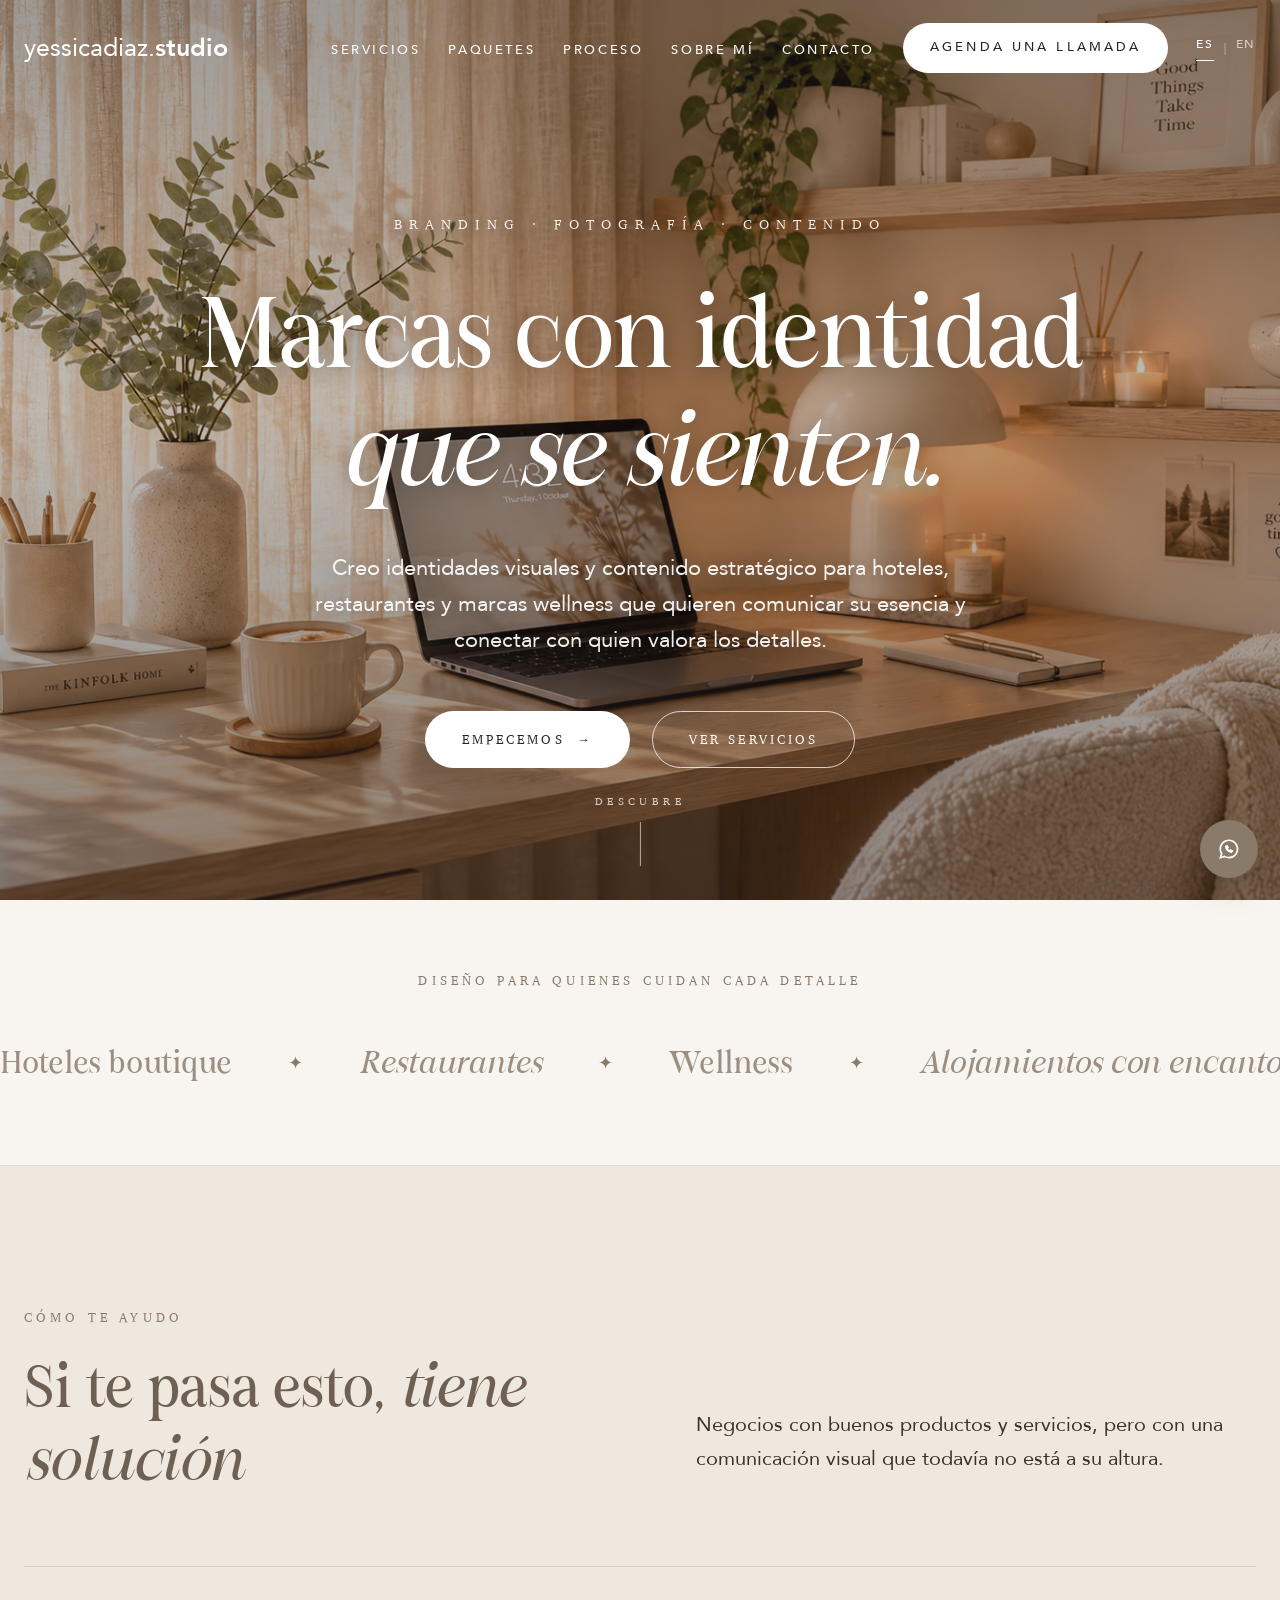
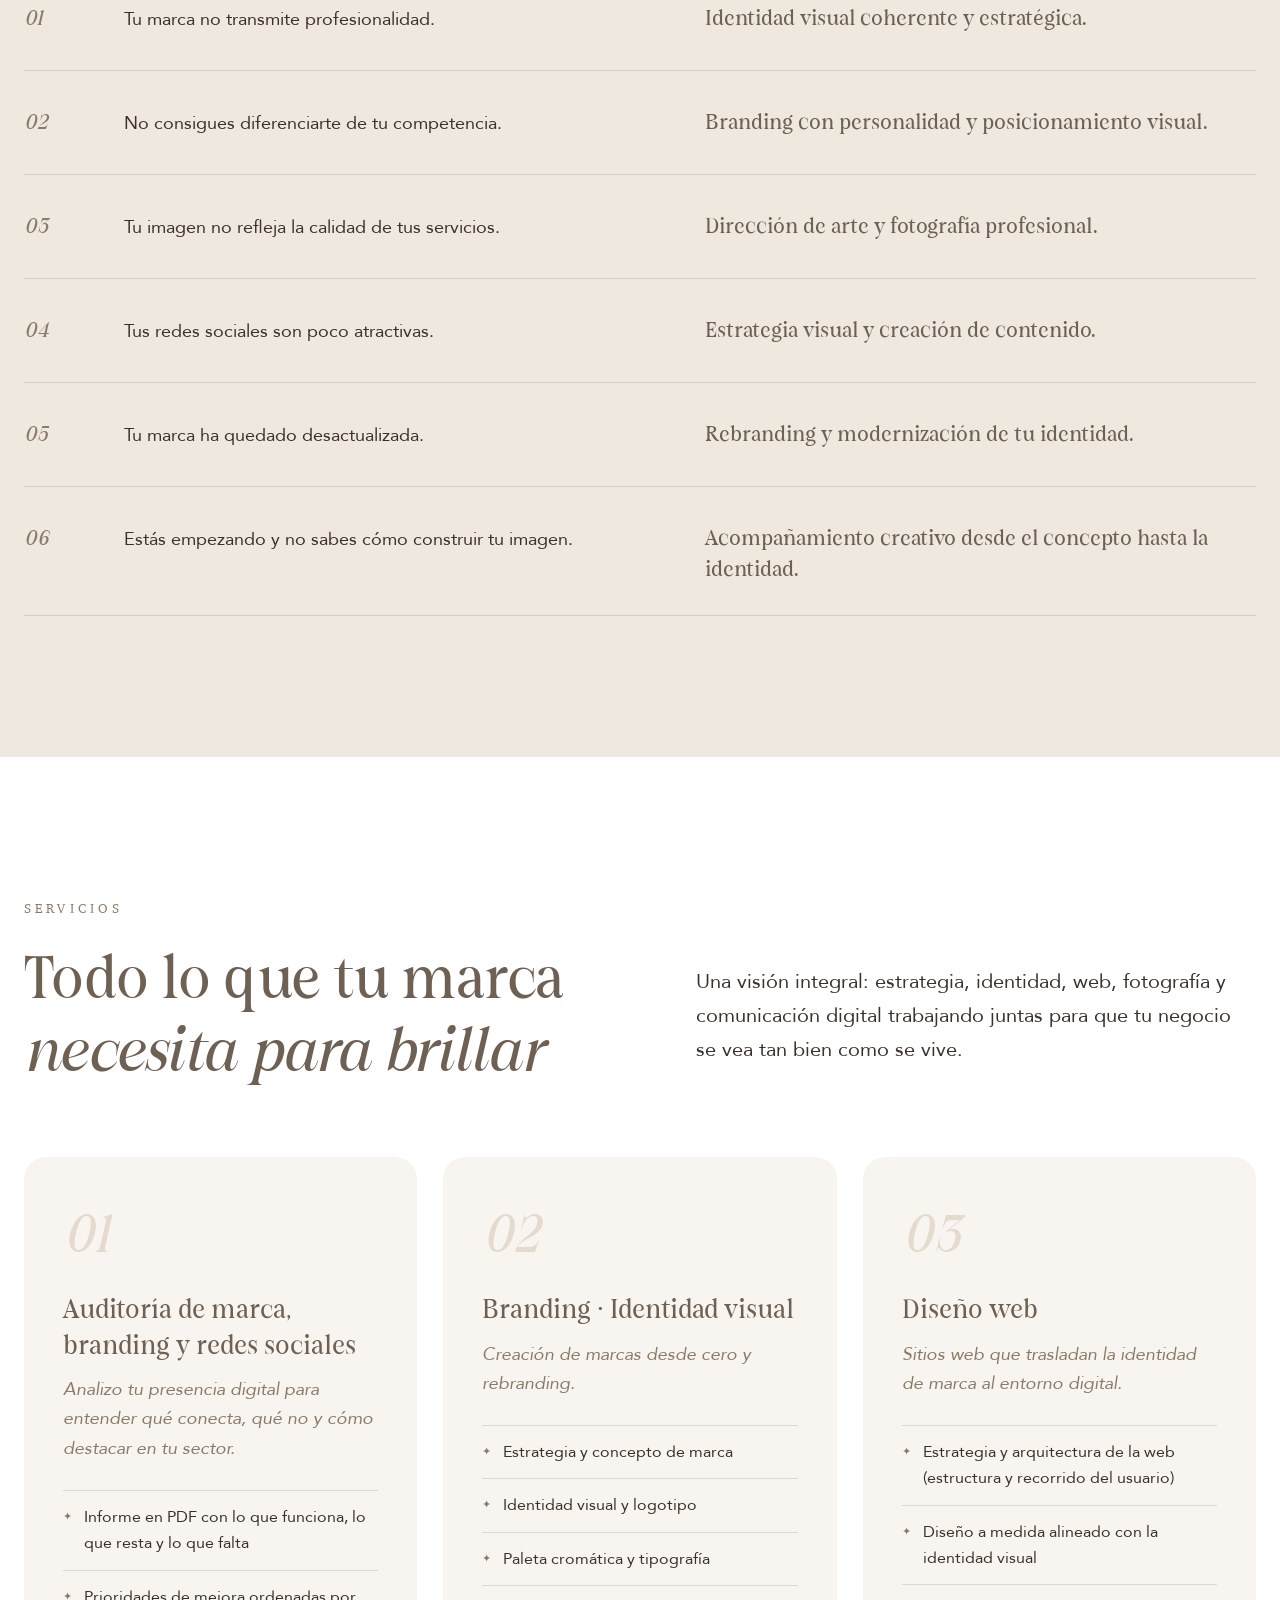
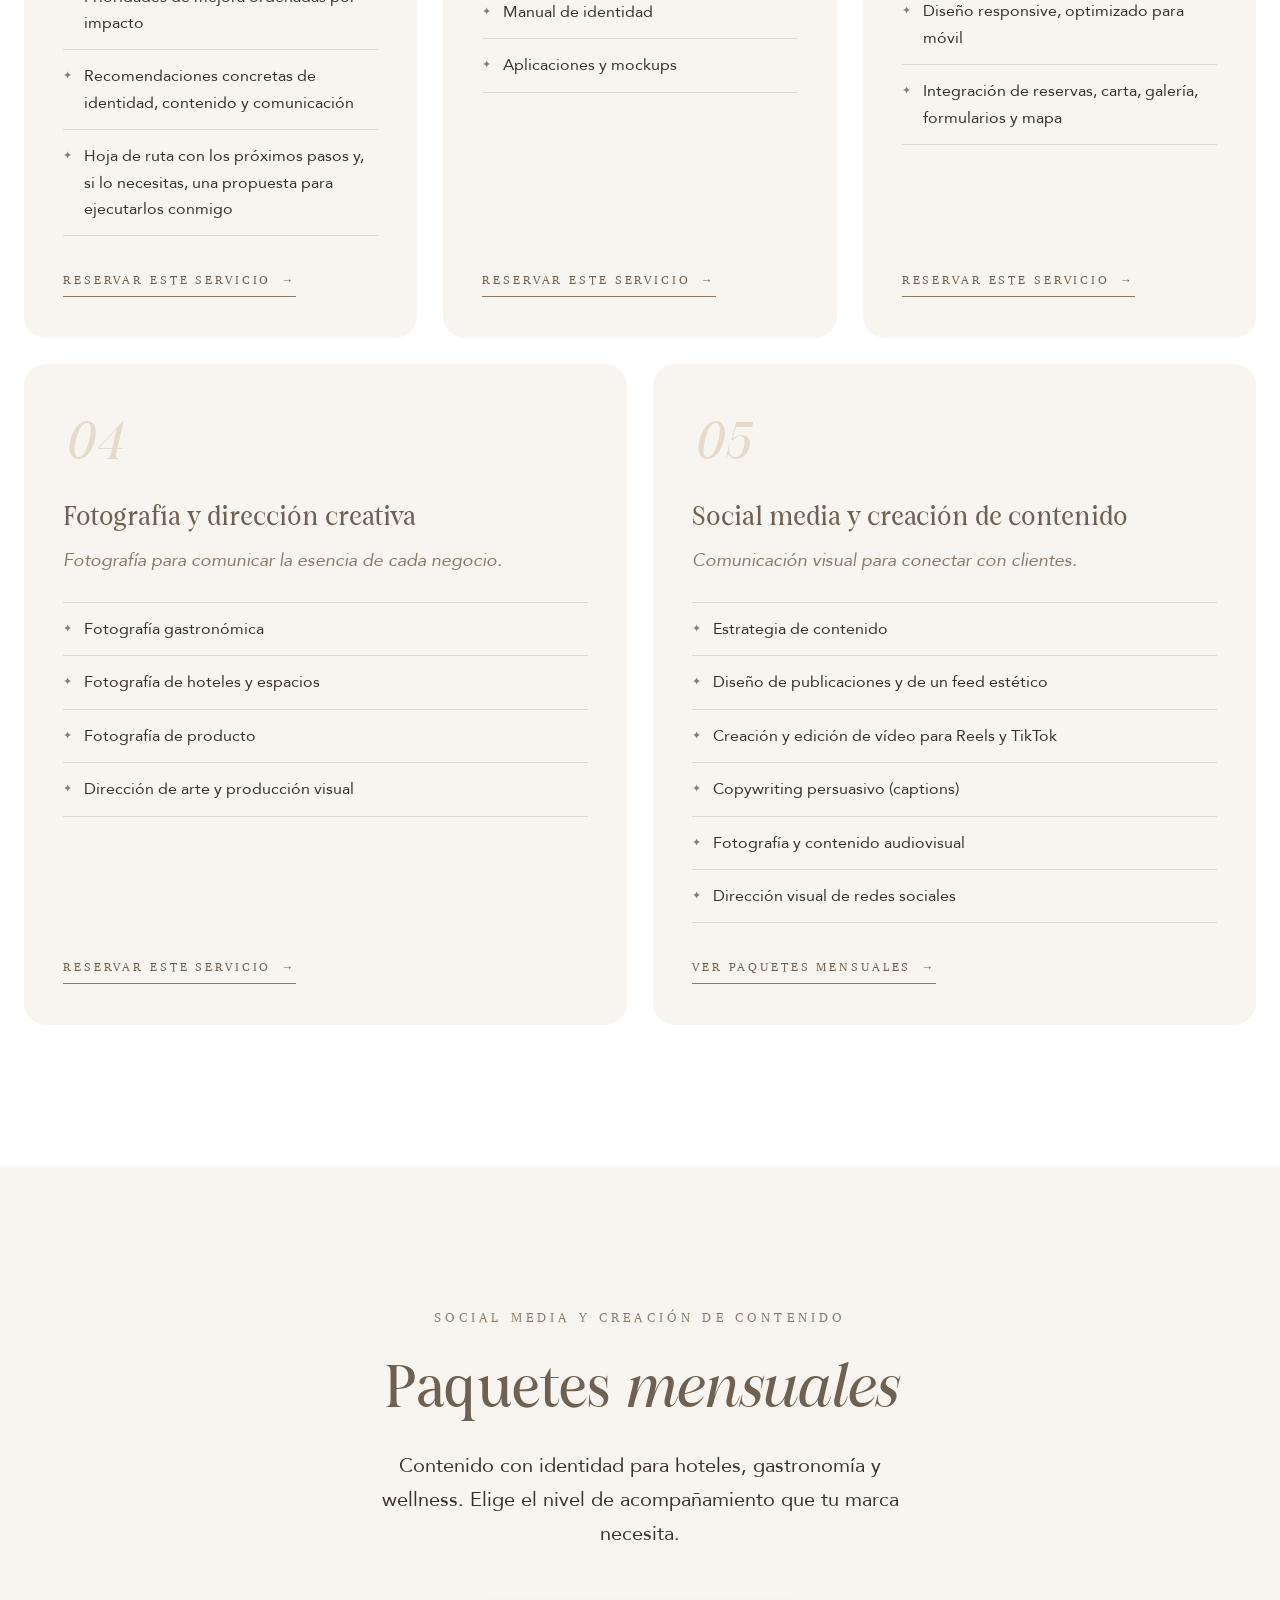
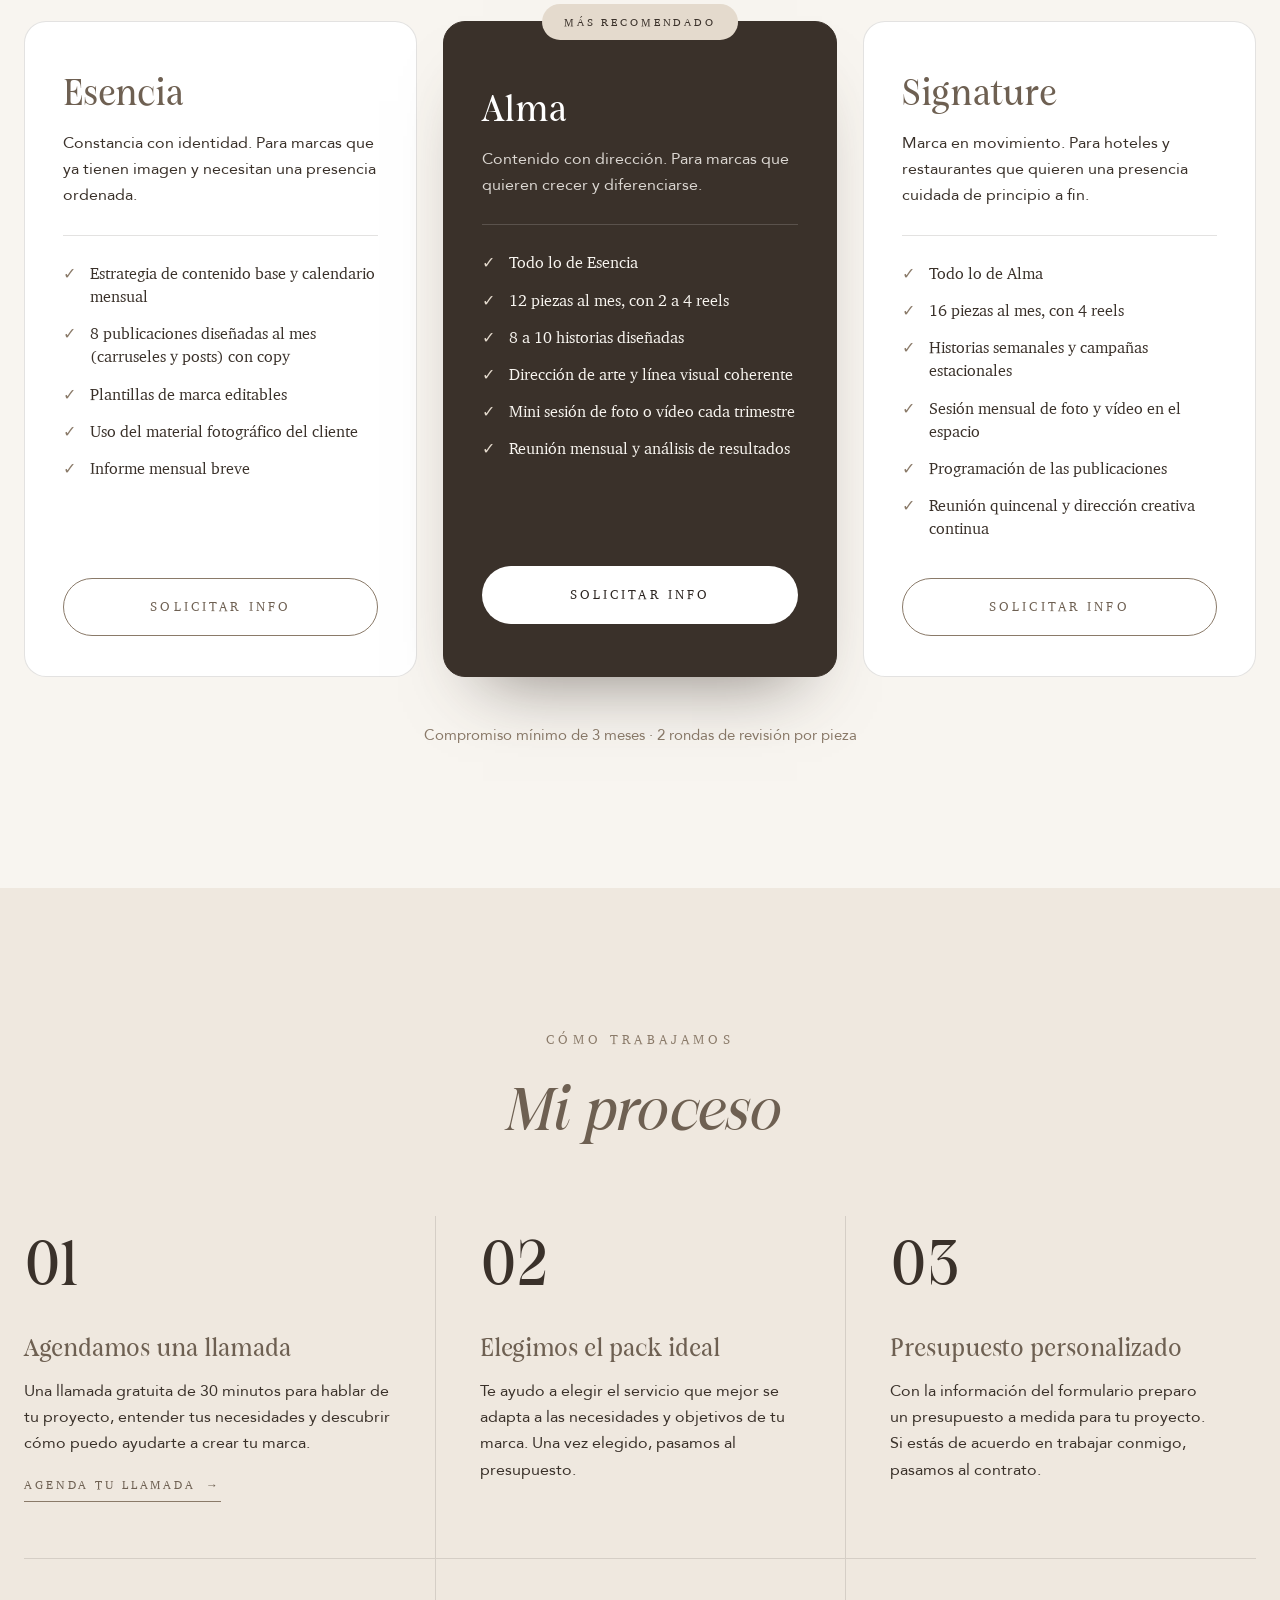
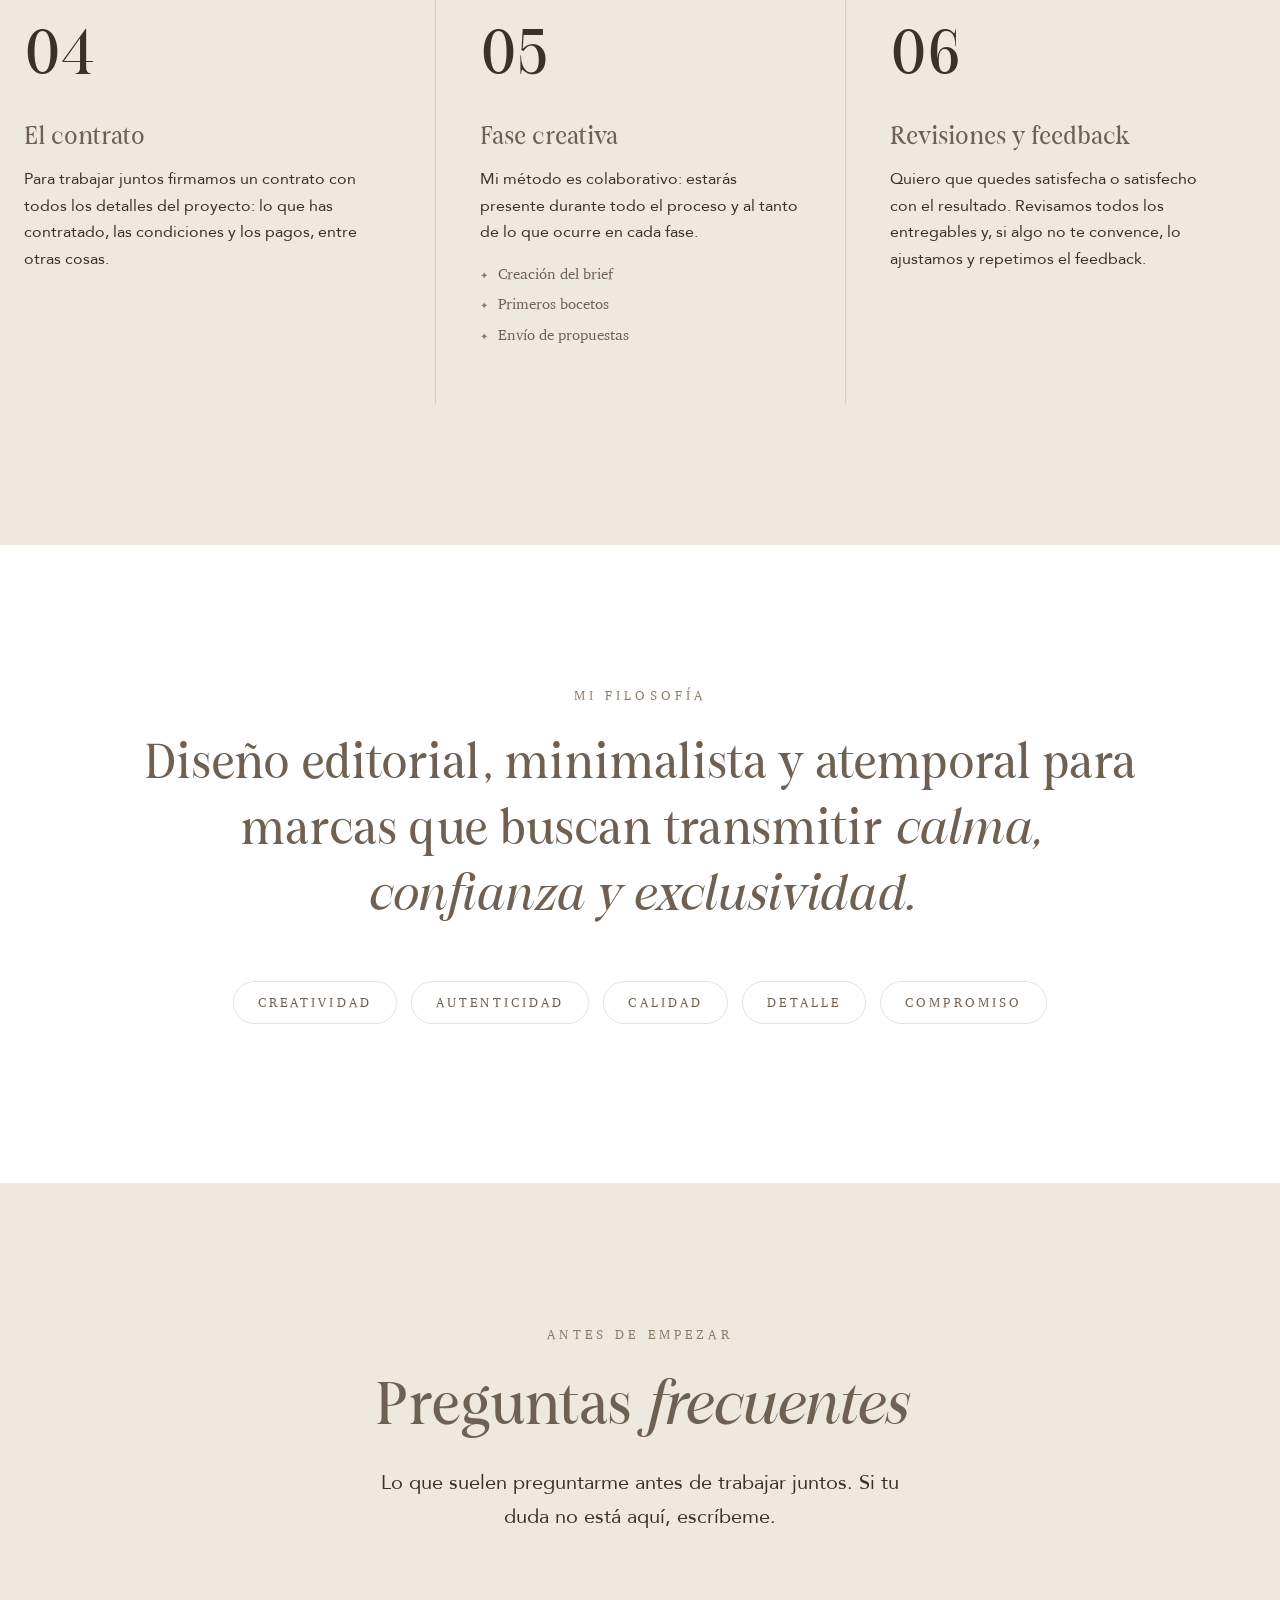
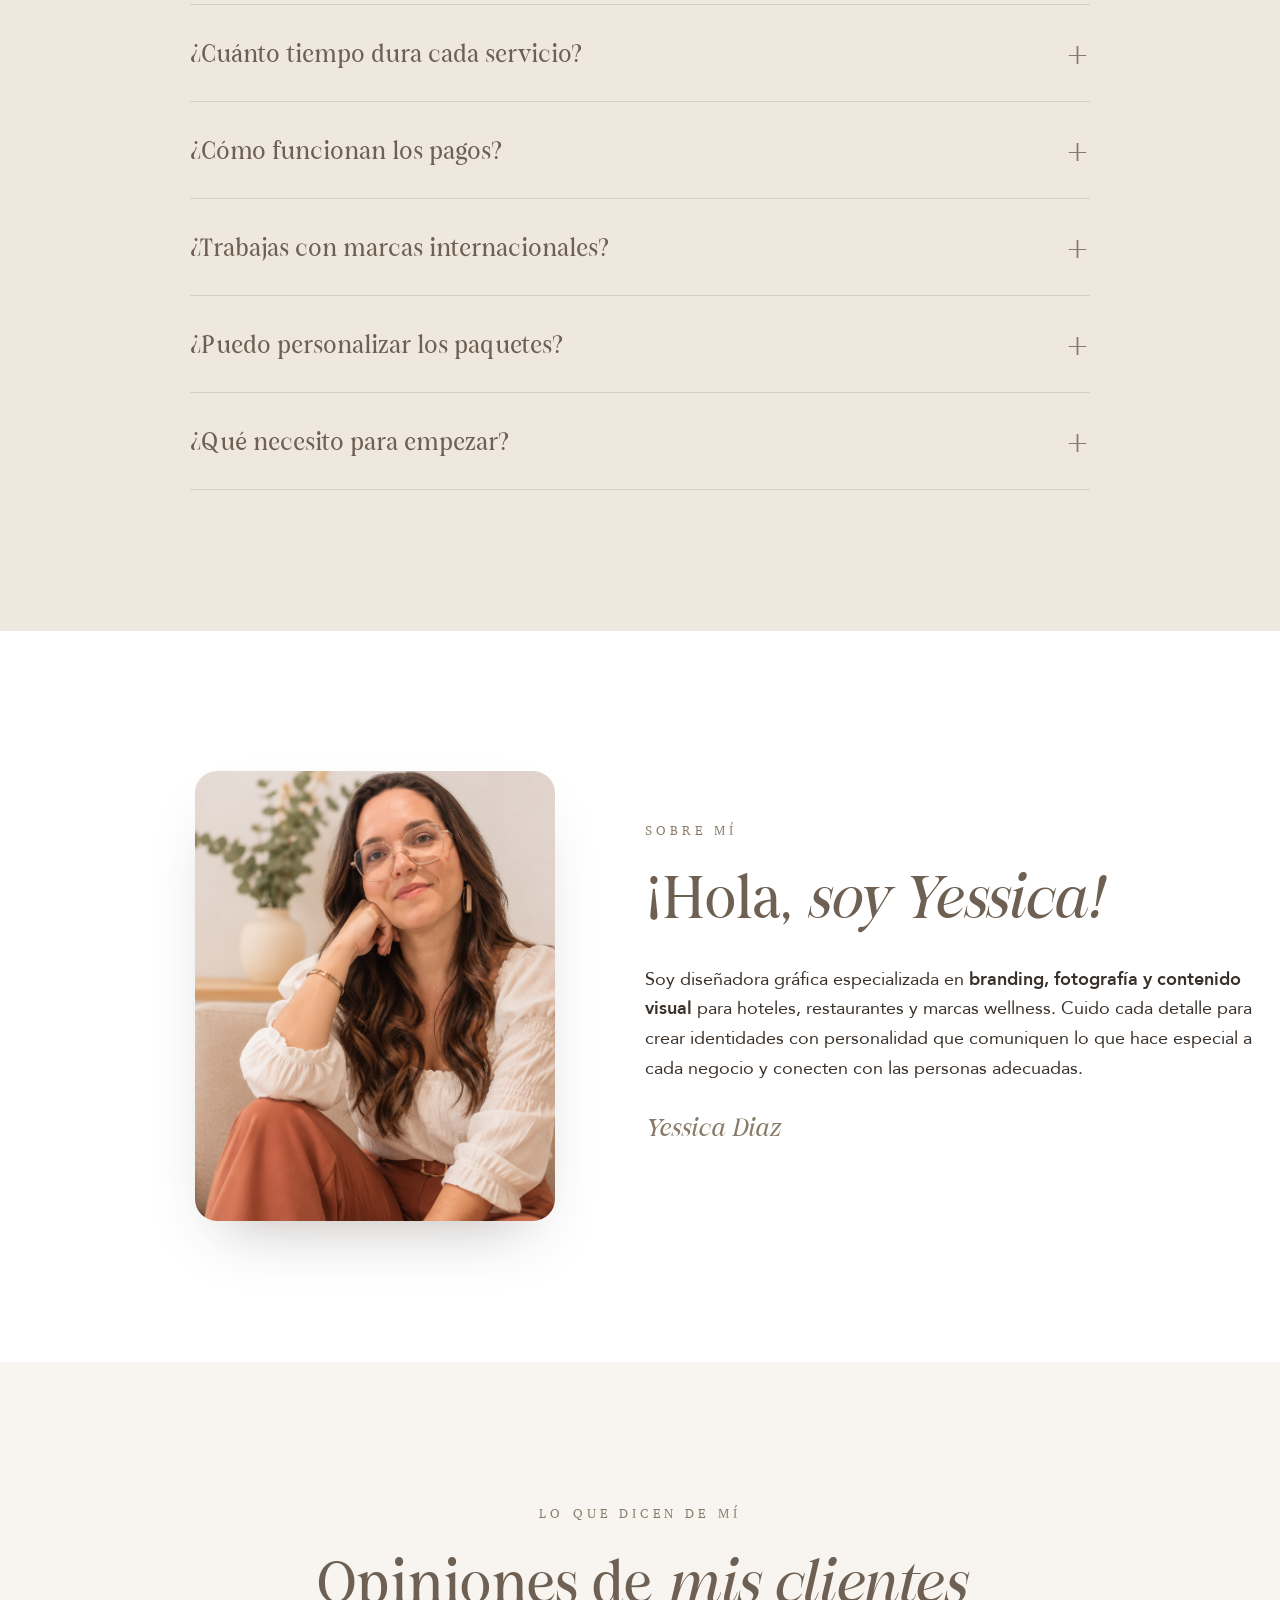
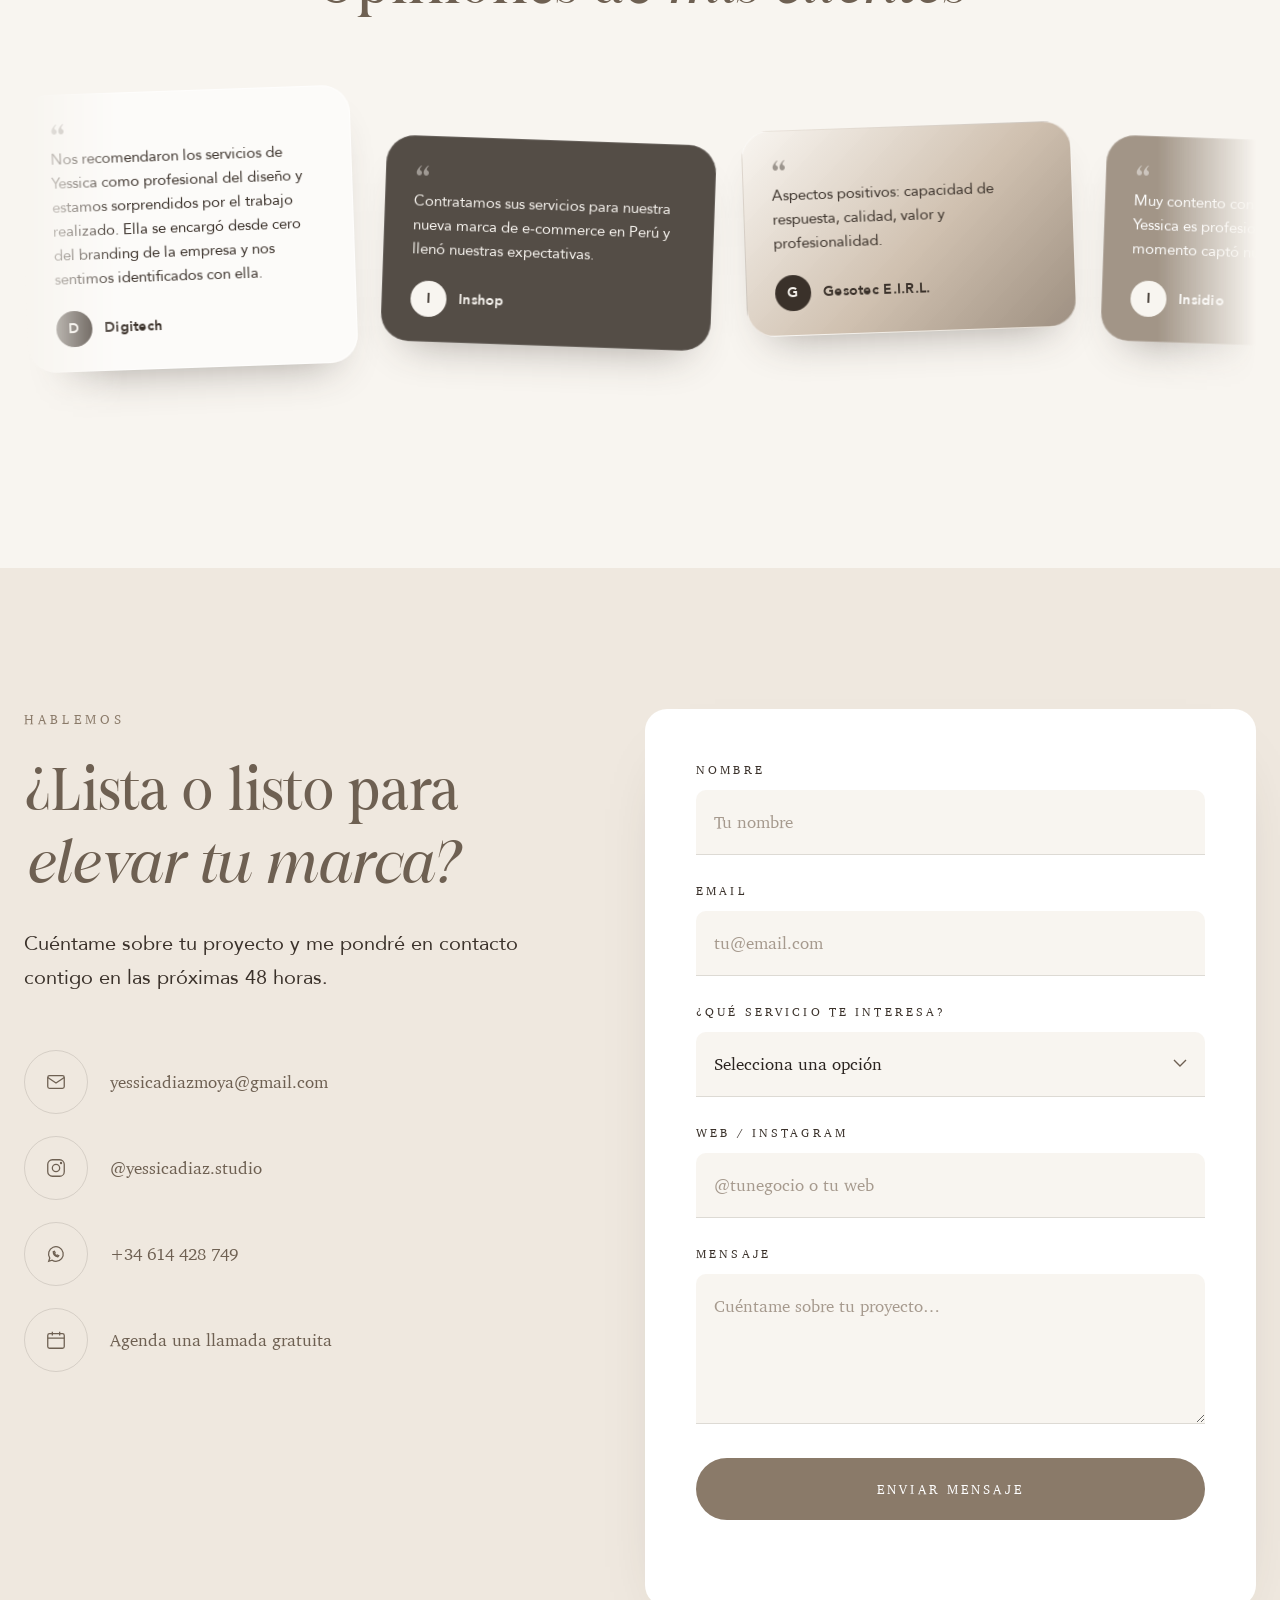
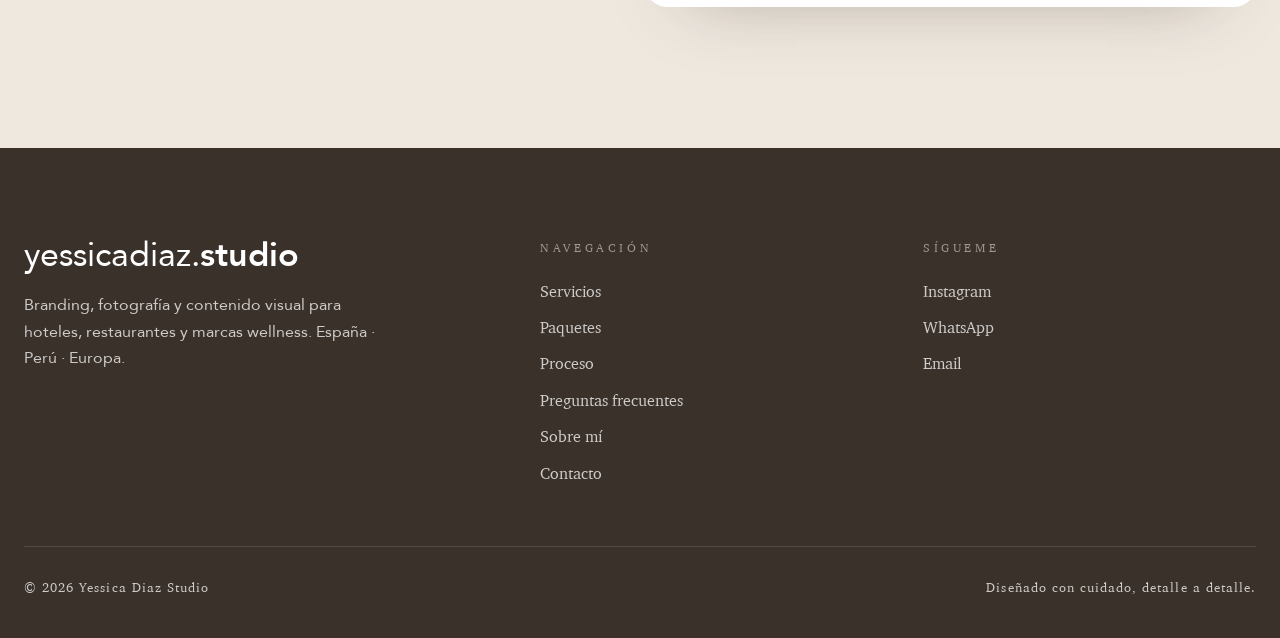
<file: index.html>
<!DOCTYPE html>
<html lang="es">
<head>
  <meta charset="UTF-8">
  <meta name="viewport" content="width=device-width, initial-scale=1.0">
  <title>Yessica Diaz Studio · Branding, fotografía y contenido para hoteles, restaurantes y wellness</title>
  <meta name="description" content="Identidades visuales, fotografía y contenido estratégico para hoteles boutique, restaurantes y marcas wellness que quieren comunicar su esencia y elevar su imagen.">
  <link rel="alternate" hreflang="es" href="https://yessicadiazmoya.github.io/yessicadiaz-studio/">
  <link rel="alternate" hreflang="en" href="https://yessicadiazmoya.github.io/yessicadiaz-studio/en.html">
  <link rel="preload" href="FigoShiftz-Regular.woff2" as="font" type="font/woff2" crossorigin>
  <link rel="preload" href="FigoShiftz-Italic.woff2" as="font" type="font/woff2" crossorigin>
  <link rel="preload" href="portada.jpg" as="image">
  <link rel="stylesheet" href="styles.css?v=16">
</head>
<body>

  <!-- ============ NAVEGACIÓN ============ -->
  <header class="nav" id="nav">
    <div class="container nav__inner">
      <a href="#inicio" class="logo" aria-label="Yessica Diaz Studio">yessicadiaz.<b>studio</b></a>
      <button class="nav__toggle" id="navToggle" aria-label="Abrir menú" aria-expanded="false">
        <span></span><span></span>
      </button>
      <ul class="nav__links" id="navLinks">
        <li><a href="#servicios">Servicios</a></li>
        <li><a href="#paquetes">Paquetes</a></li>
        <li><a href="#proceso">Proceso</a></li>
        <li><a href="#sobre-mi">Sobre mí</a></li>
        <li><a href="#contacto">Contacto</a></li>
        <li><a href="https://calendly.com/yessicadiazmoya/reunion" class="btn btn--light" target="_blank" rel="noopener">Agenda una llamada</a></li>
        <li class="lang"><a href="index.html" class="is-active" lang="es" aria-current="page">ES</a><span aria-hidden="true">|</span><a href="en.html" lang="en" hreflang="en">EN</a></li>
      </ul>
    </div>
  </header>

  <!-- Botón flotante de WhatsApp -->
  <a href="https://wa.me/34614428749" class="wa-float" target="_blank" rel="noopener" aria-label="Escríbeme por WhatsApp">
    <svg viewBox="0 0 24 24"><path d="M4 20l1.2-3.6A8 8 0 1112 20a8 8 0 01-4.2-1.2L4 20z"/><path d="M9 9.5c0 2.5 2 5 5 5.5l1-1.2-1.6-.8-.8.8c-1-.4-1.9-1.3-2.3-2.3l.8-.8-.8-1.6L9 9.5z"/></svg>
  </a>

  <!-- Flechas para subir y bajar -->
  <div class="scroll-nav" id="scrollNav">
    <button type="button" class="scroll-nav__btn" id="scrollUp" aria-label="Subir al inicio"><svg viewBox="0 0 24 24"><path d="M6 14l6-6 6 6"/></svg></button>
    <button type="button" class="scroll-nav__btn" id="scrollDown" aria-label="Bajar a la siguiente sección"><svg viewBox="0 0 24 24"><path d="M6 10l6 6 6-6"/></svg></button>
  </div>

  <!-- ============ HERO ============ -->
  <section class="hero" id="inicio">
    <div class="container hero__content">
      <p class="eyebrow">Branding · Fotografía · Contenido</p>
      <h1>Marcas con identidad <em>que se sienten.</em></h1>
      <p>Creo identidades visuales y contenido estratégico para hoteles, restaurantes y marcas wellness que quieren comunicar su esencia y conectar con quien valora los detalles.</p>
      <div class="hero__ctas">
        <a href="#contacto" class="btn btn--light">Empecemos <span class="arrow">→</span></a>
        <a href="#servicios" class="btn btn--ghost">Ver servicios</a>
      </div>
    </div>
    <span class="hero__scroll">Descubre</span>
  </section>

  <!-- ============ MARQUESINA ============ -->
  <div class="marquee" aria-label="Para quién trabajo">
    <p class="eyebrow">Diseño para quienes cuidan cada detalle</p>
    <div class="marquee__track">
      <div class="marquee__item">
        <span>Hoteles boutique</span><span class="marquee__star">✦</span>
        <span><i>Restaurantes</i></span><span class="marquee__star">✦</span>
        <span>Wellness</span><span class="marquee__star">✦</span>
        <span><i>Alojamientos con encanto</i></span><span class="marquee__star">✦</span>
        <span>Gastronomía</span><span class="marquee__star">✦</span>
        <span><i>Rebranding</i></span><span class="marquee__star">✦</span>
      </div>
      <div class="marquee__item" aria-hidden="true">
        <span>Hoteles boutique</span><span class="marquee__star">✦</span>
        <span><i>Restaurantes</i></span><span class="marquee__star">✦</span>
        <span>Wellness</span><span class="marquee__star">✦</span>
        <span><i>Alojamientos con encanto</i></span><span class="marquee__star">✦</span>
        <span>Gastronomía</span><span class="marquee__star">✦</span>
        <span><i>Rebranding</i></span><span class="marquee__star">✦</span>
      </div>
    </div>
  </div>

  <!-- ============ PROBLEMAS / SOLUCIONES ============ -->
  <section class="section section--sand">
    <div class="container">
      <div class="section-head reveal">
        <div>
          <p class="eyebrow">Cómo te ayudo</p>
          <h2 class="display">Si te pasa esto, <em>tiene solución</em></h2>
        </div>
        <p class="lead">Negocios con buenos productos y servicios, pero con una comunicación visual que todavía no está a su altura.</p>
      </div>
      <div class="solutions">
        <div class="solution reveal"><span class="solution__n">01</span><span class="solution__problem">Tu marca no transmite profesionalidad.</span><span class="solution__answer">Identidad visual coherente y estratégica.</span></div>
        <div class="solution reveal"><span class="solution__n">02</span><span class="solution__problem">No consigues diferenciarte de tu competencia.</span><span class="solution__answer">Branding con personalidad y posicionamiento visual.</span></div>
        <div class="solution reveal"><span class="solution__n">03</span><span class="solution__problem">Tu imagen no refleja la calidad de tus servicios.</span><span class="solution__answer">Dirección de arte y fotografía profesional.</span></div>
        <div class="solution reveal"><span class="solution__n">04</span><span class="solution__problem">Tus redes sociales son poco atractivas.</span><span class="solution__answer">Estrategia visual y creación de contenido.</span></div>
        <div class="solution reveal"><span class="solution__n">05</span><span class="solution__problem">Tu marca ha quedado desactualizada.</span><span class="solution__answer">Rebranding y modernización de tu identidad.</span></div>
        <div class="solution reveal"><span class="solution__n">06</span><span class="solution__problem">Estás empezando y no sabes cómo construir tu imagen.</span><span class="solution__answer">Acompañamiento creativo desde el concepto hasta la identidad.</span></div>
      </div>
    </div>
  </section>

  <!-- ============ SERVICIOS ============ -->
  <section class="section section--white" id="servicios">
    <div class="container">
      <div class="section-head reveal">
        <div>
          <p class="eyebrow">Servicios</p>
          <h2 class="display">Todo lo que tu marca <em>necesita para brillar</em></h2>
        </div>
        <p class="lead">Una visión integral: estrategia, identidad, web, fotografía y comunicación digital trabajando juntas para que tu negocio se vea tan bien como se vive.</p>
      </div>

      <div class="services">
        <article class="service reveal">
          <div class="service__num">01</div>
          <h3>Auditoría de marca, branding y redes sociales</h3>
          <p class="service__intro">Analizo tu presencia digital para entender qué conecta, qué no y cómo destacar en tu sector.</p>
          <ul>
            <li>Informe en PDF con lo que funciona, lo que resta y lo que falta</li>
            <li>Prioridades de mejora ordenadas por impacto</li>
            <li>Recomendaciones concretas de identidad, contenido y comunicación</li>
            <li>Hoja de ruta con los próximos pasos y, si lo necesitas, una propuesta para ejecutarlos conmigo</li>
          </ul>
          <a href="#contacto" class="service__cta" data-servicio="Auditoría de marca, branding y redes sociales">Reservar este servicio <span class="arrow">→</span></a>
        </article>
        <article class="service reveal">
          <div class="service__num">02</div>
          <h3>Branding · Identidad visual</h3>
          <p class="service__intro">Creación de marcas desde cero y rebranding.</p>
          <ul>
            <li>Estrategia y concepto de marca</li>
            <li>Identidad visual y logotipo</li>
            <li>Paleta cromática y tipografía</li>
            <li>Manual de identidad</li>
            <li>Aplicaciones y mockups</li>
          </ul>
          <a href="#contacto" class="service__cta" data-servicio="Branding · Identidad visual">Reservar este servicio <span class="arrow">→</span></a>
        </article>
        <article class="service reveal">
          <div class="service__num">03</div>
          <h3>Diseño web</h3>
          <p class="service__intro">Sitios web que trasladan la identidad de marca al entorno digital.</p>
          <ul>
            <li>Estrategia y arquitectura de la web (estructura y recorrido del usuario)</li>
            <li>Diseño a medida alineado con la identidad visual</li>
            <li>Diseño responsive, optimizado para móvil</li>
            <li>Integración de reservas, carta, galería, formularios y mapa</li>
          </ul>
          <a href="#contacto" class="service__cta" data-servicio="Diseño web">Reservar este servicio <span class="arrow">→</span></a>
        </article>
        <article class="service reveal">
          <div class="service__num">04</div>
          <h3>Fotografía y dirección creativa</h3>
          <p class="service__intro">Fotografía para comunicar la esencia de cada negocio.</p>
          <ul>
            <li>Fotografía gastronómica</li>
            <li>Fotografía de hoteles y espacios</li>
            <li>Fotografía de producto</li>
            <li>Dirección de arte y producción visual</li>
          </ul>
          <a href="#contacto" class="service__cta" data-servicio="Fotografía y dirección creativa">Reservar este servicio <span class="arrow">→</span></a>
        </article>
        <article class="service reveal">
          <div class="service__num">05</div>
          <h3>Social media y creación de contenido</h3>
          <p class="service__intro">Comunicación visual para conectar con clientes.</p>
          <ul>
            <li>Estrategia de contenido</li>
            <li>Diseño de publicaciones y de un feed estético</li>
            <li>Creación y edición de vídeo para Reels y TikTok</li>
            <li>Copywriting persuasivo (captions)</li>
            <li>Fotografía y contenido audiovisual</li>
            <li>Dirección visual de redes sociales</li>
          </ul>
          <a href="#paquetes" class="service__cta">Ver paquetes mensuales <span class="arrow">→</span></a>
        </article>
      </div>
    </div>
  </section>

  <!-- ============ PAQUETES SOCIAL MEDIA ============ -->
  <section class="section" id="paquetes">
    <div class="container">
      <div class="center-head reveal">
        <p class="eyebrow">Social media y creación de contenido</p>
        <h2 class="display">Paquetes <em>mensuales</em></h2>
        <p class="lead">Contenido con identidad para hoteles, gastronomía y wellness. Elige el nivel de acompañamiento que tu marca necesita.</p>
      </div>

      <div class="plans">
        <article class="plan reveal">
          <h3>Esencia</h3>
          <p class="plan__desc">Constancia con identidad. Para marcas que ya tienen imagen y necesitan una presencia ordenada.</p>
          <ul>
            <li>Estrategia de contenido base y calendario mensual</li>
            <li>8 publicaciones diseñadas al mes (carruseles y posts) con copy</li>
            <li>Plantillas de marca editables</li>
            <li>Uso del material fotográfico del cliente</li>
            <li>Informe mensual breve</li>
          </ul>
          <a href="#contacto" class="btn btn--outline" data-servicio="Paquete Esencia (social media)">Solicitar info</a>
        </article>
        <article class="plan plan--featured reveal">
          <span class="plan__badge">Más recomendado</span>
          <h3>Alma</h3>
          <p class="plan__desc">Contenido con dirección. Para marcas que quieren crecer y diferenciarse.</p>
          <ul>
            <li>Todo lo de Esencia</li>
            <li>12 piezas al mes, con 2 a 4 reels</li>
            <li>8 a 10 historias diseñadas</li>
            <li>Dirección de arte y línea visual coherente</li>
            <li>Mini sesión de foto o vídeo cada trimestre</li>
            <li>Reunión mensual y análisis de resultados</li>
          </ul>
          <a href="#contacto" class="btn btn--light" data-servicio="Paquete Alma (social media)">Solicitar info</a>
        </article>
        <article class="plan reveal">
          <h3>Signature</h3>
          <p class="plan__desc">Marca en movimiento. Para hoteles y restaurantes que quieren una presencia cuidada de principio a fin.</p>
          <ul>
            <li>Todo lo de Alma</li>
            <li>16 piezas al mes, con 4 reels</li>
            <li>Historias semanales y campañas estacionales</li>
            <li>Sesión mensual de foto y vídeo en el espacio</li>
            <li>Programación de las publicaciones</li>
            <li>Reunión quincenal y dirección creativa continua</li>
          </ul>
          <a href="#contacto" class="btn btn--outline" data-servicio="Paquete Signature (social media)">Solicitar info</a>
        </article>
      </div>
      <p class="plans__note reveal">Compromiso mínimo de 3 meses · 2 rondas de revisión por pieza</p>
    </div>
  </section>

  <!-- ============ PROCESO ============ -->
  <section class="section section--sand" id="proceso">
    <div class="container">
      <div class="center-head reveal">
        <p class="eyebrow">Cómo trabajamos</p>
        <h2 class="display"><em>Mi proceso</em></h2>
      </div>
      <ol class="steps">
        <li class="step reveal">
          <span class="step__n">01</span>
          <h3>Agendamos una llamada</h3>
          <p>Una llamada gratuita de 30 minutos para hablar de tu proyecto, entender tus necesidades y descubrir cómo puedo ayudarte a crear tu marca.</p>
          <a href="https://calendly.com/yessicadiazmoya/reunion" class="service__cta step__cta" target="_blank" rel="noopener">Agenda tu llamada <span class="arrow">→</span></a>
        </li>
        <li class="step reveal">
          <span class="step__n">02</span>
          <h3>Elegimos el pack ideal</h3>
          <p>Te ayudo a elegir el servicio que mejor se adapta a las necesidades y objetivos de tu marca. Una vez elegido, pasamos al presupuesto.</p>
        </li>
        <li class="step reveal">
          <span class="step__n">03</span>
          <h3>Presupuesto personalizado</h3>
          <p>Con la información del formulario preparo un presupuesto a medida para tu proyecto. Si estás de acuerdo en trabajar conmigo, pasamos al contrato.</p>
        </li>
        <li class="step reveal">
          <span class="step__n">04</span>
          <h3>El contrato</h3>
          <p>Para trabajar juntos firmamos un contrato con todos los detalles del proyecto: lo que has contratado, las condiciones y los pagos, entre otras cosas.</p>
        </li>
        <li class="step reveal">
          <span class="step__n">05</span>
          <h3>Fase creativa</h3>
          <p>Mi método es colaborativo: estarás presente durante todo el proceso y al tanto de lo que ocurre en cada fase.</p>
          <ul class="step__list"><li>Creación del brief</li><li>Primeros bocetos</li><li>Envío de propuestas</li></ul>
        </li>
        <li class="step reveal">
          <span class="step__n">06</span>
          <h3>Revisiones y feedback</h3>
          <p>Quiero que quedes satisfecha o satisfecho con el resultado. Revisamos todos los entregables y, si algo no te convence, lo ajustamos y repetimos el feedback.</p>
        </li>
      </ol>
    </div>
  </section>

  <!-- ============ CITA / VALORES ============ -->
  <section class="section section--white quote">
    <div class="container reveal">
      <p class="eyebrow">Mi filosofía</p>
      <blockquote>Diseño editorial, minimalista y atemporal para marcas que buscan transmitir <em>calma, confianza y exclusividad.</em></blockquote>
      <ul class="quote__values">
        <li>Creatividad</li><li>Autenticidad</li><li>Calidad</li><li>Detalle</li><li>Compromiso</li>
      </ul>
    </div>
  </section>

  <!-- ============ PREGUNTAS FRECUENTES ============ -->
  <section class="section section--sand" id="faq">
    <div class="container faq-wrap">
      <div class="center-head reveal">
        <p class="eyebrow">Antes de empezar</p>
        <h2 class="display">Preguntas <em>frecuentes</em></h2>
        <p class="lead">Lo que suelen preguntarme antes de trabajar juntos. Si tu duda no está aquí, escríbeme.</p>
      </div>
      <div class="faq reveal">
        <details>
          <summary>¿Cuánto tiempo dura cada servicio?</summary>
          <p>La auditoría se entrega en 5 a 7 días laborables. La identidad visual y la web se trabajan por fases, con un calendario cerrado desde el inicio. Los paquetes mensuales de contenido tienen un compromiso mínimo de 3 meses.</p>
        </details>
        <details>
          <summary>¿Cómo funcionan los pagos?</summary>
          <p>En los proyectos puntuales, un 50% al empezar y el resto al entregar. Los paquetes mensuales se abonan por adelantado cada mes. Todo queda por escrito en la propuesta.</p>
        </details>
        <details>
          <summary>¿Trabajas con marcas internacionales?</summary>
          <p>Sí. Mi base está en España y trabajo en remoto con marcas de cualquier país; también he trabajado con clientes de Latinoamérica. Para sesiones de fotografía en el espacio, lo planificamos según el destino.</p>
        </details>
        <details>
          <summary>¿Puedo personalizar los paquetes?</summary>
          <p>Claro. Los paquetes son un punto de partida: puedo ajustar el número de piezas, añadir fotografía o combinarlos según lo que necesite tu negocio.</p>
        </details>
        <details>
          <summary>¿Qué necesito para empezar?</summary>
          <p>Una primera conversación para conocer tu negocio y tus objetivos, y compromiso con el proceso. Antes de empezar te enviaré un cuestionario para conocer a fondo tu marca.</p>
        </details>
      </div>
    </div>
  </section>

  <!-- ============ SOBRE MÍ ============ -->
  <section class="section section--white" id="sobre-mi">
    <div class="container about">
      <div class="about__photo reveal">
        <img src="yessica.jpg" alt="Retrato de Yessica Diaz, diseñadora gráfica y fotógrafa" loading="lazy">
      </div>
      <div class="reveal">
        <p class="eyebrow">Sobre mí</p>
        <h2 class="display">¡Hola, <em>soy Yessica!</em></h2>
        <p>Soy diseñadora gráfica especializada en <strong>branding, fotografía y contenido visual</strong> para hoteles, restaurantes y marcas wellness. Cuido cada detalle para crear identidades con personalidad que comuniquen lo que hace especial a cada negocio y conecten con las personas adecuadas.</p>
        <p class="about__sign">Yessica Diaz</p>
      </div>
    </div>
  </section>

  <!-- ============ OPINIONES ============ -->
  <section class="section section--reviews" id="opiniones">
    <div class="container">
      <div class="center-head reveal">
        <p class="eyebrow">Lo que dicen de mí</p>
        <h2 class="display">Opiniones de <em>mis clientes</em></h2>
      </div>
      <div class="reviews-marquee reveal" aria-label="Opiniones de clientes">
        <div class="reviews-track">
          <div class="reviews-group">
            <figure class="review review--light">
              <span class="review__mark" aria-hidden="true">“</span>
              <blockquote><p>Nos recomendaron los servicios de Yessica como profesional del diseño y estamos sorprendidos por el trabajo realizado. Ella se encargó desde cero del branding de la empresa y nos sentimos identificados con ella.</p></blockquote>
              <figcaption><span class="review__avatar">D</span>Digitech</figcaption>
            </figure>
            <figure class="review review--dark">
              <span class="review__mark" aria-hidden="true">“</span>
              <blockquote><p>Contratamos sus servicios para nuestra nueva marca de e-commerce en Perú y llenó nuestras expectativas.</p></blockquote>
              <figcaption><span class="review__avatar">I</span>Inshop</figcaption>
            </figure>
            <figure class="review review--blend">
              <span class="review__mark" aria-hidden="true">“</span>
              <blockquote><p>Aspectos positivos: capacidad de respuesta, calidad, valor y profesionalidad.</p></blockquote>
              <figcaption><span class="review__avatar">G</span>Gesotec E.I.R.L.</figcaption>
            </figure>
            <figure class="review review--taupe">
              <span class="review__mark" aria-hidden="true">“</span>
              <blockquote><p>Muy contento con el trabajo realizado. Yessica es profesional y desde el primer momento captó nuestras ideas.</p></blockquote>
              <figcaption><span class="review__avatar">I</span>Insidio</figcaption>
            </figure>
            <figure class="review review--light">
              <span class="review__mark" aria-hidden="true">“</span>
              <blockquote><p>¡Hola! Principalmente es muy amable y ofrece súper buenos precios. Nosotros, en particular, hemos contado siempre con su servicio desde que se formó nuestra empresa.</p></blockquote>
              <figcaption><span class="review__avatar">I</span>Inmuebles Xpress</figcaption>
            </figure>
          </div>
          <div class="reviews-group" aria-hidden="true">
            <figure class="review review--light">
              <span class="review__mark" aria-hidden="true">“</span>
              <blockquote><p>Nos recomendaron los servicios de Yessica como profesional del diseño y estamos sorprendidos por el trabajo realizado. Ella se encargó desde cero del branding de la empresa y nos sentimos identificados con ella.</p></blockquote>
              <figcaption><span class="review__avatar">D</span>Digitech</figcaption>
            </figure>
            <figure class="review review--dark">
              <span class="review__mark" aria-hidden="true">“</span>
              <blockquote><p>Contratamos sus servicios para nuestra nueva marca de e-commerce en Perú y llenó nuestras expectativas.</p></blockquote>
              <figcaption><span class="review__avatar">I</span>Inshop</figcaption>
            </figure>
            <figure class="review review--blend">
              <span class="review__mark" aria-hidden="true">“</span>
              <blockquote><p>Aspectos positivos: capacidad de respuesta, calidad, valor y profesionalidad.</p></blockquote>
              <figcaption><span class="review__avatar">G</span>Gesotec E.I.R.L.</figcaption>
            </figure>
            <figure class="review review--taupe">
              <span class="review__mark" aria-hidden="true">“</span>
              <blockquote><p>Muy contento con el trabajo realizado. Yessica es profesional y desde el primer momento captó nuestras ideas.</p></blockquote>
              <figcaption><span class="review__avatar">I</span>Insidio</figcaption>
            </figure>
            <figure class="review review--light">
              <span class="review__mark" aria-hidden="true">“</span>
              <blockquote><p>¡Hola! Principalmente es muy amable y ofrece súper buenos precios. Nosotros, en particular, hemos contado siempre con su servicio desde que se formó nuestra empresa.</p></blockquote>
              <figcaption><span class="review__avatar">I</span>Inmuebles Xpress</figcaption>
            </figure>
          </div>
        </div>
      </div>
    </div>
  </section>

  <!-- ============ CONTACTO ============ -->
  <section class="section section--sand" id="contacto">
    <div class="container contact">
      <div class="reveal">
        <p class="eyebrow">Hablemos</p>
        <h2 class="display">¿Lista o listo para <em>elevar tu marca?</em></h2>
        <p class="lead">Cuéntame sobre tu proyecto y me pondré en contacto contigo en las próximas 48 horas.</p>
        <ul class="contact__links">
          <li><a href="mailto:yessicadiazmoya@gmail.com">
            <span class="circle"><svg viewBox="0 0 24 24"><rect x="3" y="5" width="18" height="14" rx="2"/><path d="M3 7l9 6 9-6"/></svg></span>
            yessicadiazmoya@gmail.com</a></li>
          <li><a href="https://www.instagram.com/yessicadiaz.studio/" target="_blank" rel="noopener">
            <span class="circle"><svg viewBox="0 0 24 24"><rect x="3" y="3" width="18" height="18" rx="5"/><circle cx="12" cy="12" r="4"/><circle cx="17.5" cy="6.5" r=".6"/></svg></span>
            @yessicadiaz.studio</a></li>
          <li><a href="https://wa.me/34614428749" target="_blank" rel="noopener">
            <span class="circle"><svg viewBox="0 0 24 24"><path d="M4 20l1.2-3.6A8 8 0 1112 20a8 8 0 01-4.2-1.2L4 20z"/><path d="M9 9.5c0 2.5 2 5 5 5.5l1-1.2-1.6-.8-.8.8c-1-.4-1.9-1.3-2.3-2.3l.8-.8-.8-1.6L9 9.5z"/></svg></span>
            +34 614 428 749</a></li>
          <li><a href="https://calendly.com/yessicadiazmoya/reunion" target="_blank" rel="noopener">
            <span class="circle"><svg viewBox="0 0 24 24"><rect x="3" y="5" width="18" height="16" rx="2"/><path d="M3 10h18M8 3v4M16 3v4"/></svg></span>
            Agenda una llamada gratuita</a></li>
        </ul>
      </div>

      <form class="form reveal" id="contactForm">
        <div class="field"><label for="nombre">Nombre</label><input id="nombre" name="nombre" type="text" placeholder="Tu nombre" required></div>
        <div class="field"><label for="email">Email</label><input id="email" name="email" type="email" placeholder="tu@email.com" required></div>
        <div class="field">
          <label for="servicio">¿Qué servicio te interesa?</label>
          <select id="servicio" name="servicio" required>
            <option value="" disabled selected>Selecciona una opción</option>
            <option>Auditoría de marca, branding y redes sociales</option>
            <option>Branding · Identidad visual</option>
            <option>Diseño web</option>
            <option>Fotografía y dirección creativa</option>
            <option>Social media y creación de contenido</option>
            <option>Paquete Esencia (social media)</option>
            <option>Paquete Alma (social media)</option>
            <option>Paquete Signature (social media)</option>
            <option>Aún no lo sé, quiero asesoría</option>
          </select>
        </div>
        <div class="field"><label for="web">Web / Instagram</label><input id="web" name="web" type="text" placeholder="@tunegocio o tu web"></div>
        <div class="field"><label for="mensaje">Mensaje</label><textarea id="mensaje" name="mensaje" placeholder="Cuéntame sobre tu proyecto…"></textarea></div>
        <!-- Campo trampa anti-spam: invisible para personas -->
        <div class="hp" aria-hidden="true" style="position:absolute;left:-9999px;width:1px;height:1px;overflow:hidden"><input type="text" name="empresa_web" tabindex="-1" autocomplete="off"></div>
        <button type="submit" class="btn btn--taupe" id="formBtn">Enviar mensaje</button>
        <p class="form__note" id="formNote"></p>
      </form>
    </div>
  </section>

  <!-- ============ FOOTER ============ -->
  <footer class="footer">
    <div class="container">
      <div class="footer__top">
        <div>
          <a href="#inicio" class="logo" aria-label="Yessica Diaz Studio">yessicadiaz.<b>studio</b></a>
          <p class="footer__tag">Branding, fotografía y contenido visual para hoteles, restaurantes y marcas wellness. España · Perú · Europa.</p>
        </div>
        <div>
          <h4>Navegación</h4>
          <ul><li><a href="#servicios">Servicios</a></li><li><a href="#paquetes">Paquetes</a></li><li><a href="#proceso">Proceso</a></li><li><a href="#faq">Preguntas frecuentes</a></li><li><a href="#sobre-mi">Sobre mí</a></li><li><a href="#contacto">Contacto</a></li></ul>
        </div>
        <div>
          <h4>Sígueme</h4>
          <ul><li><a href="https://www.instagram.com/yessicadiaz.studio/" target="_blank" rel="noopener">Instagram</a></li><li><a href="https://wa.me/34614428749" target="_blank" rel="noopener">WhatsApp</a></li><li><a href="mailto:yessicadiazmoya@gmail.com">Email</a></li></ul>
        </div>
      </div>
      <div class="footer__bottom">
        <span>© <span id="year"></span> Yessica Diaz Studio</span>
        <span>Diseñado con cuidado, detalle a detalle.</span>
      </div>
    </div>
  </footer>

  <script>
    // Navegación: fondo al hacer scroll + menú móvil
    const nav = document.getElementById('nav');
    const toggle = document.getElementById('navToggle');
    const onScroll = () => nav.classList.toggle('is-scrolled', window.scrollY > 40);
    window.addEventListener('scroll', onScroll, { passive: true }); onScroll();
    toggle.addEventListener('click', () => {
      const open = nav.classList.toggle('is-open');
      toggle.setAttribute('aria-expanded', open);
      document.body.style.overflow = open ? 'hidden' : '';
    });
    document.querySelectorAll('#navLinks a').forEach(a => a.addEventListener('click', () => {
      nav.classList.remove('is-open'); toggle.setAttribute('aria-expanded', false); document.body.style.overflow = '';
    }));

    // "Reservar" / "Solicitar info": preselecciona el servicio en el formulario
    document.querySelectorAll("[data-servicio]").forEach(a => a.addEventListener("click", () => {
      const sel = document.getElementById("servicio");
      if ([...sel.options].some(o => o.value === a.dataset.servicio)) sel.value = a.dataset.servicio;
    }));

    // Flechas: subir al inicio / bajar a la siguiente sección
    const upBtn = document.getElementById('scrollUp');
    const downBtn = document.getElementById('scrollDown');
    const secciones = [...document.querySelectorAll('section, footer')];
    const actualizarFlechas = () => {
      const y = window.scrollY;
      const fin = document.documentElement.scrollHeight - window.innerHeight;
      const hero = document.getElementById('inicio');
      document.getElementById('scrollNav').classList.toggle('is-on', y > hero.offsetHeight * 0.8);
      downBtn.classList.toggle('is-hidden', y > fin - 40);
    };
    window.addEventListener('scroll', actualizarFlechas, { passive: true }); actualizarFlechas();
    upBtn.addEventListener('click', () => window.scrollTo({ top: 0, behavior: 'smooth' }));
    downBtn.addEventListener('click', () => {
      const sig = secciones.find(s => s.getBoundingClientRect().top > 90);
      window.scrollTo({ top: sig ? sig.getBoundingClientRect().top + window.scrollY - 70 : document.documentElement.scrollHeight, behavior: 'smooth' });
    });

    // Aparición suave al hacer scroll
    const io = new IntersectionObserver(entries => entries.forEach(e => {
      if (e.isIntersecting) { e.target.classList.add('is-visible'); io.unobserve(e.target); }
    }), { threshold: 0.12 });
    document.querySelectorAll('.reveal').forEach(el => io.observe(el));


    // Formulario: envía los datos a Google (hoja "Contactos" + email a Yessica)
    const FORM_ENDPOINT = 'https://script.google.com/macros/s/AKfycbxHvqqEp6Lcuz48y5xBla8aqbtvdud8QzsiuAsh9SvNrTNu6ienfDfBl-28B6L3_0BJPQ/exec'; // URL de la aplicación web de Google Apps Script
    const form = document.getElementById('contactForm');
    const note = document.getElementById('formNote');
    const btn = document.getElementById('formBtn');

    form.addEventListener('submit', async e => {
      e.preventDefault();
      const datos = new URLSearchParams(new FormData(form));

      if (!FORM_ENDPOINT) { // respaldo: abre el correo si aún no hay conexión
        const body = `Nombre: ${form.nombre.value}\nEmail: ${form.email.value}\nServicio: ${form.servicio.value}\nWeb/Instagram: ${form.web.value}\n\n${form.mensaje.value}`;
        window.location.href = `mailto:yessicadiazmoya@gmail.com?subject=${encodeURIComponent('Nuevo proyecto – ' + form.nombre.value)}&body=${encodeURIComponent(body)}`;
        return;
      }

      btn.disabled = true;
      btn.textContent = 'Enviando…';
      note.textContent = '';
      try {
        await fetch(FORM_ENDPOINT, { method: 'POST', mode: 'no-cors', body: datos });
        form.reset();
        note.textContent = '¡Gracias! He recibido tu mensaje y te escribiré en menos de 48 horas.';
      } catch (err) {
        note.textContent = 'No se pudo enviar. Escríbeme a yessicadiazmoya@gmail.com o por WhatsApp.';
      } finally {
        btn.disabled = false;
        btn.textContent = 'Enviar mensaje';
      }
    });

    document.getElementById('year').textContent = new Date().getFullYear();
  </script>
</body>
</html>
</file>
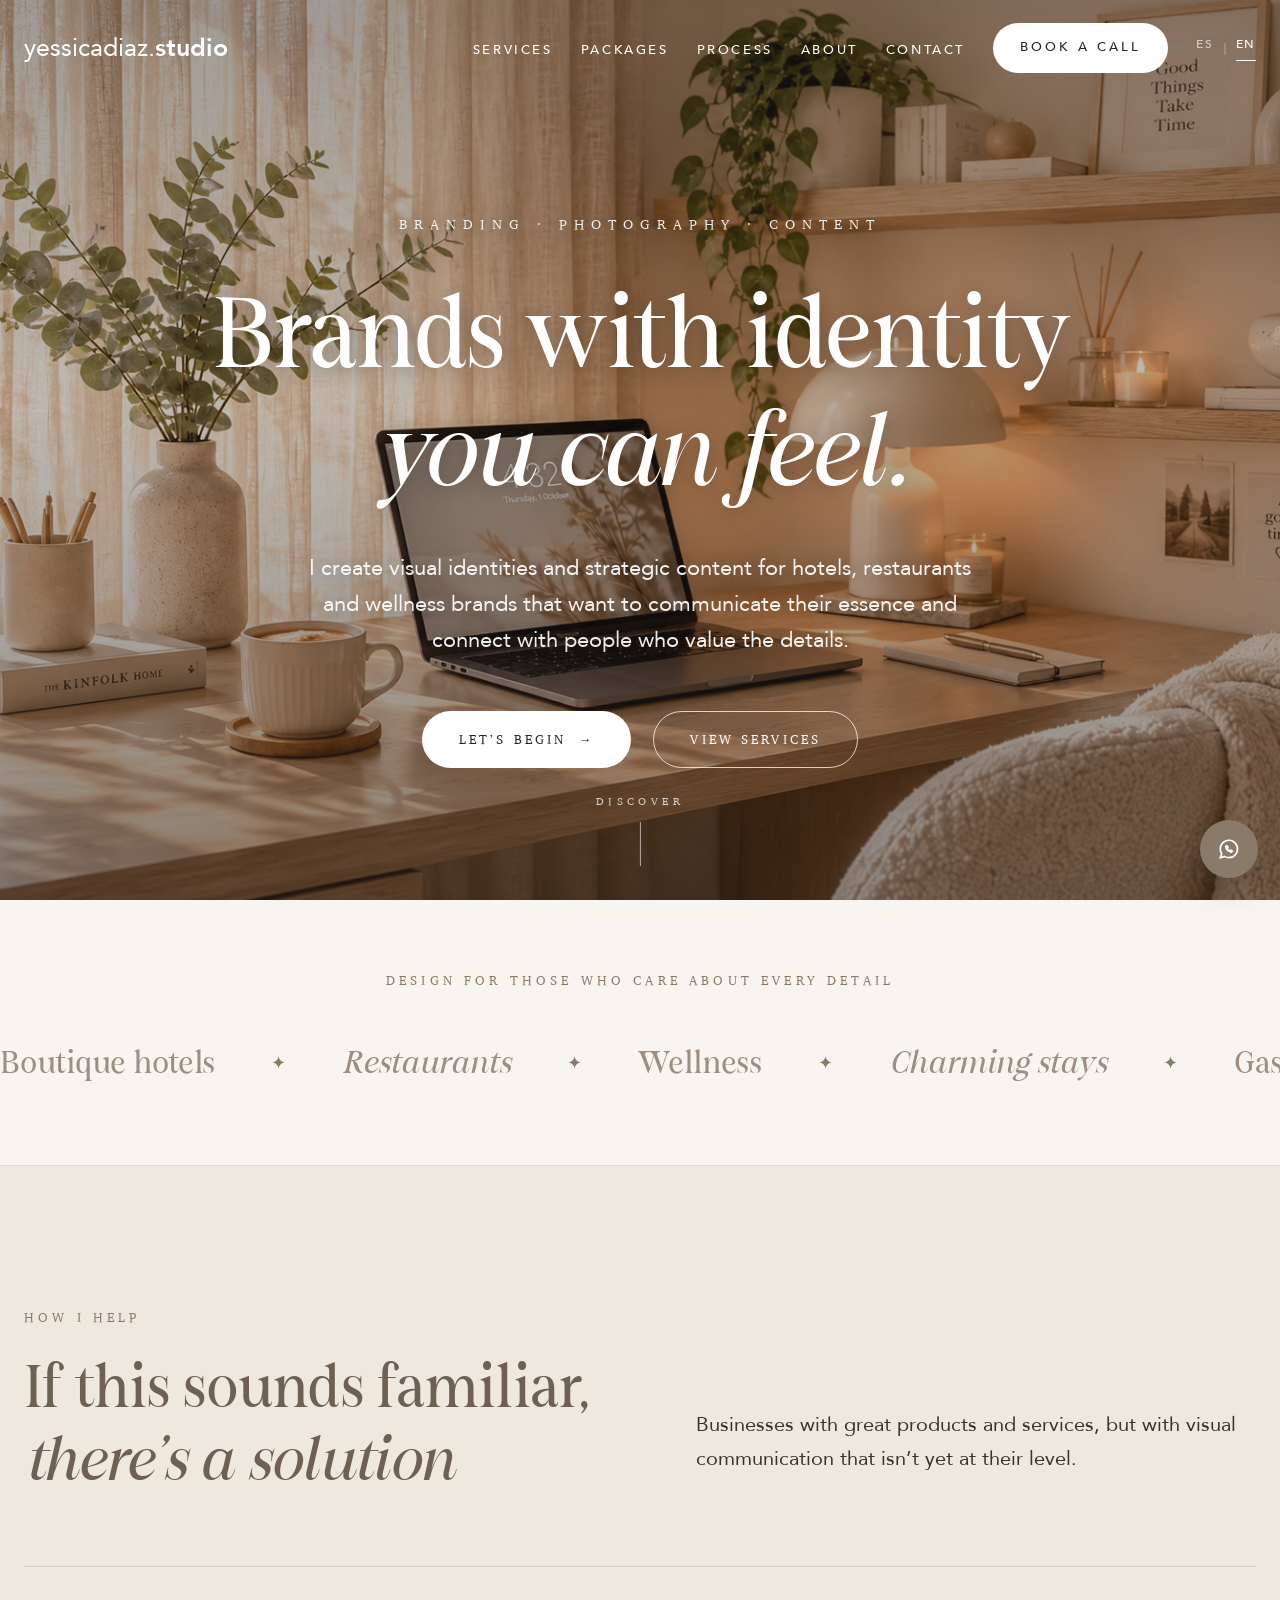
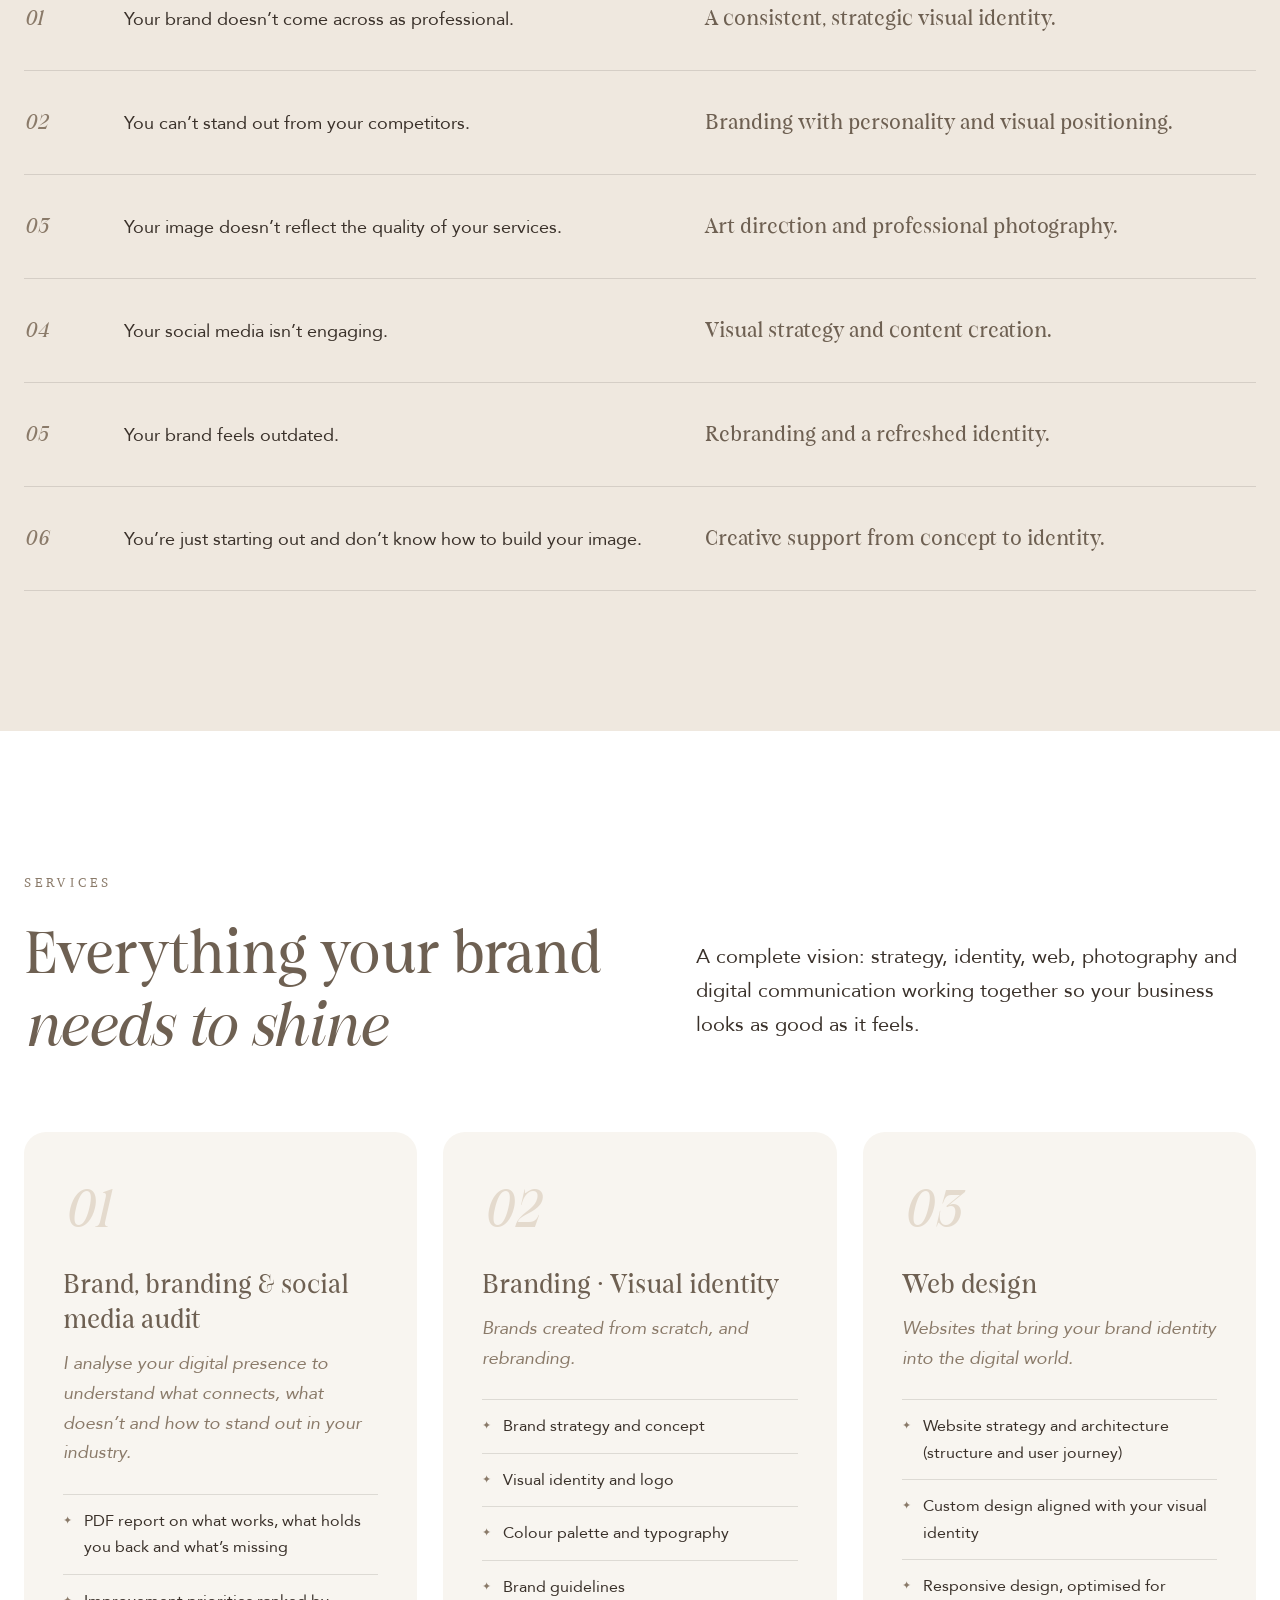
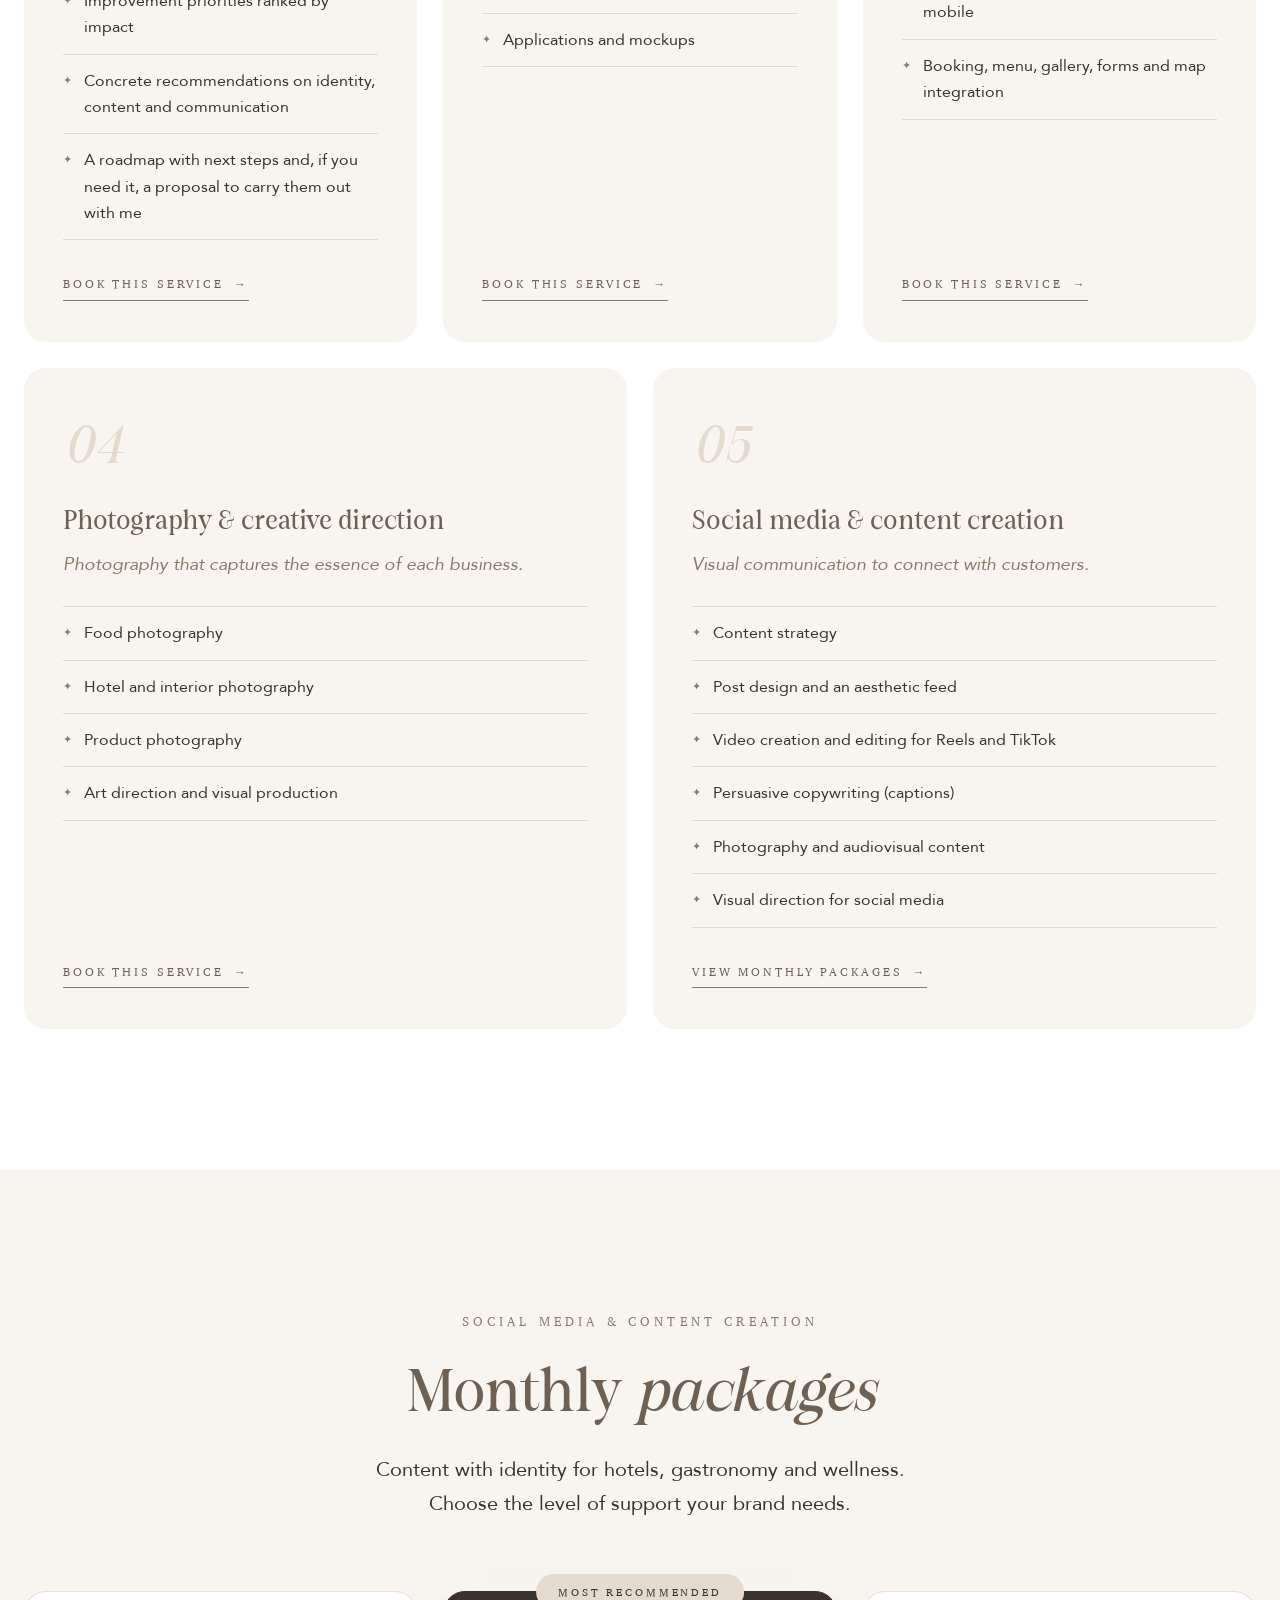
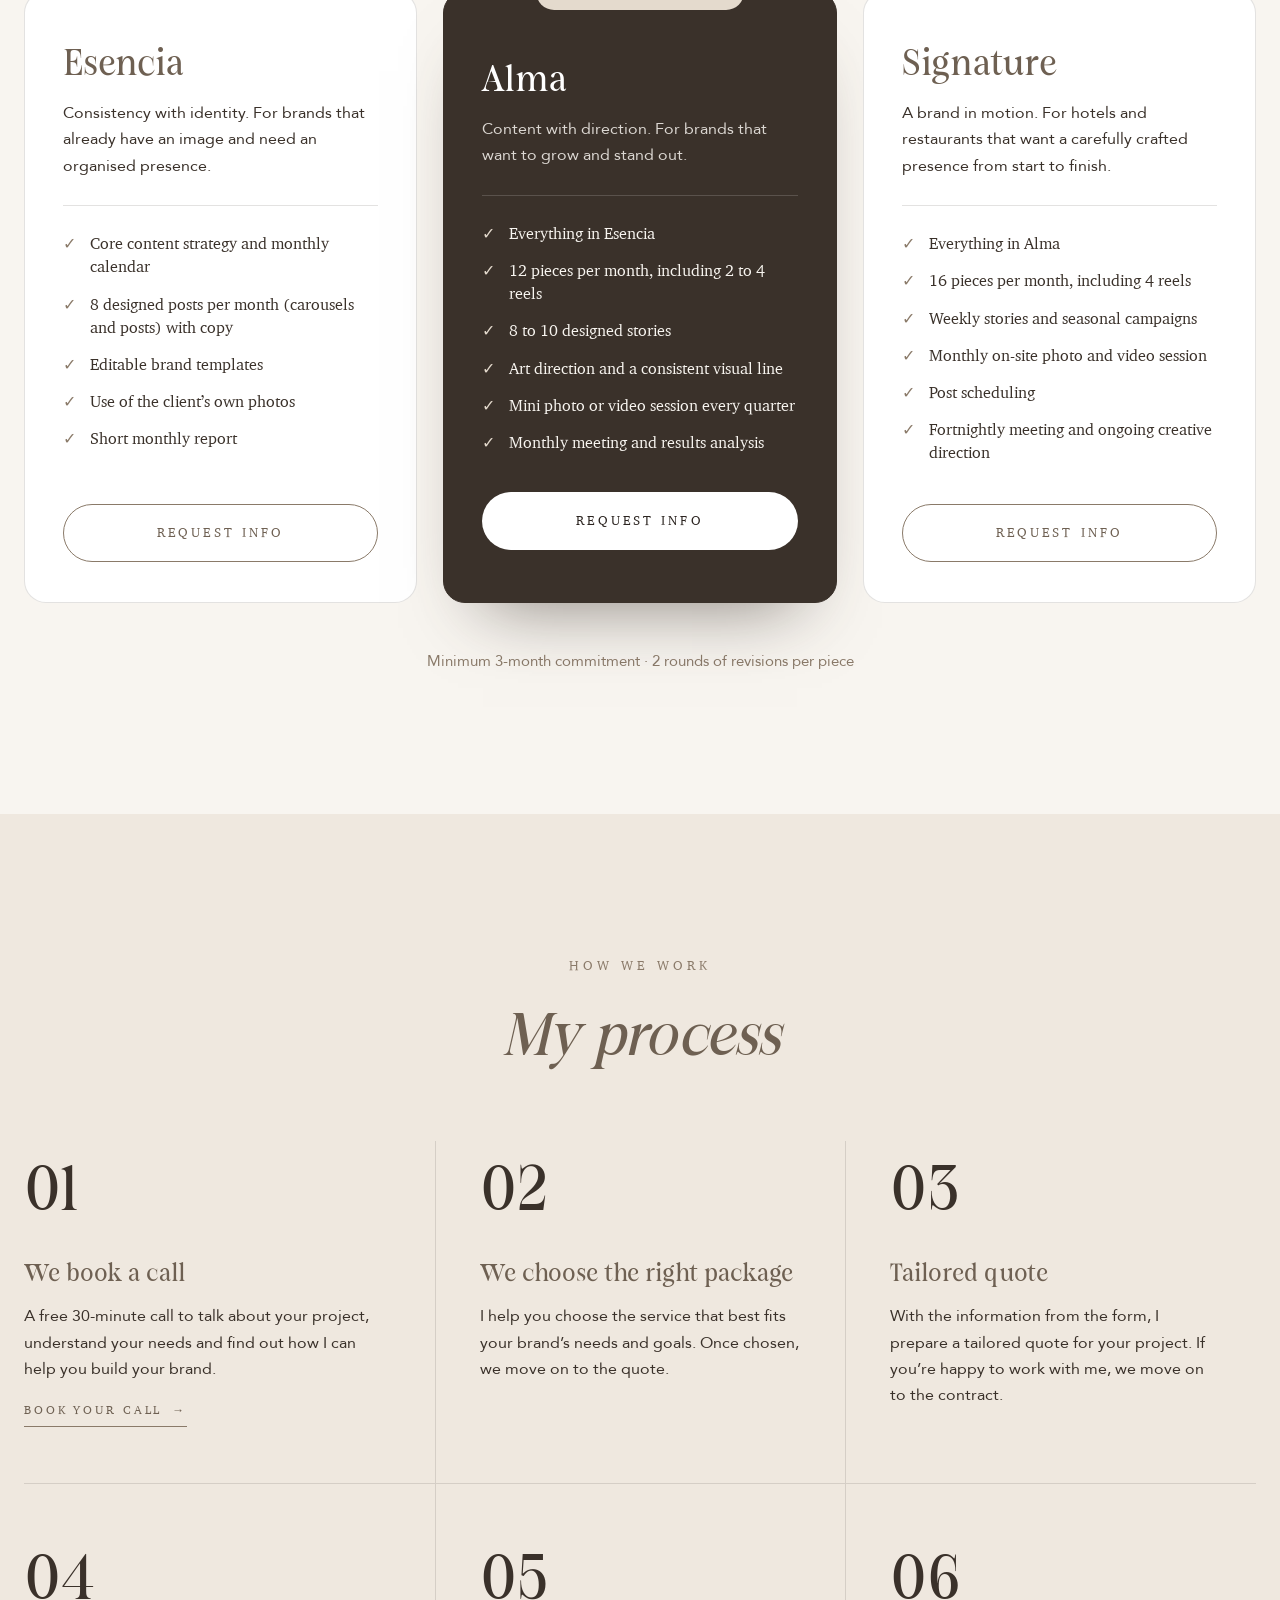
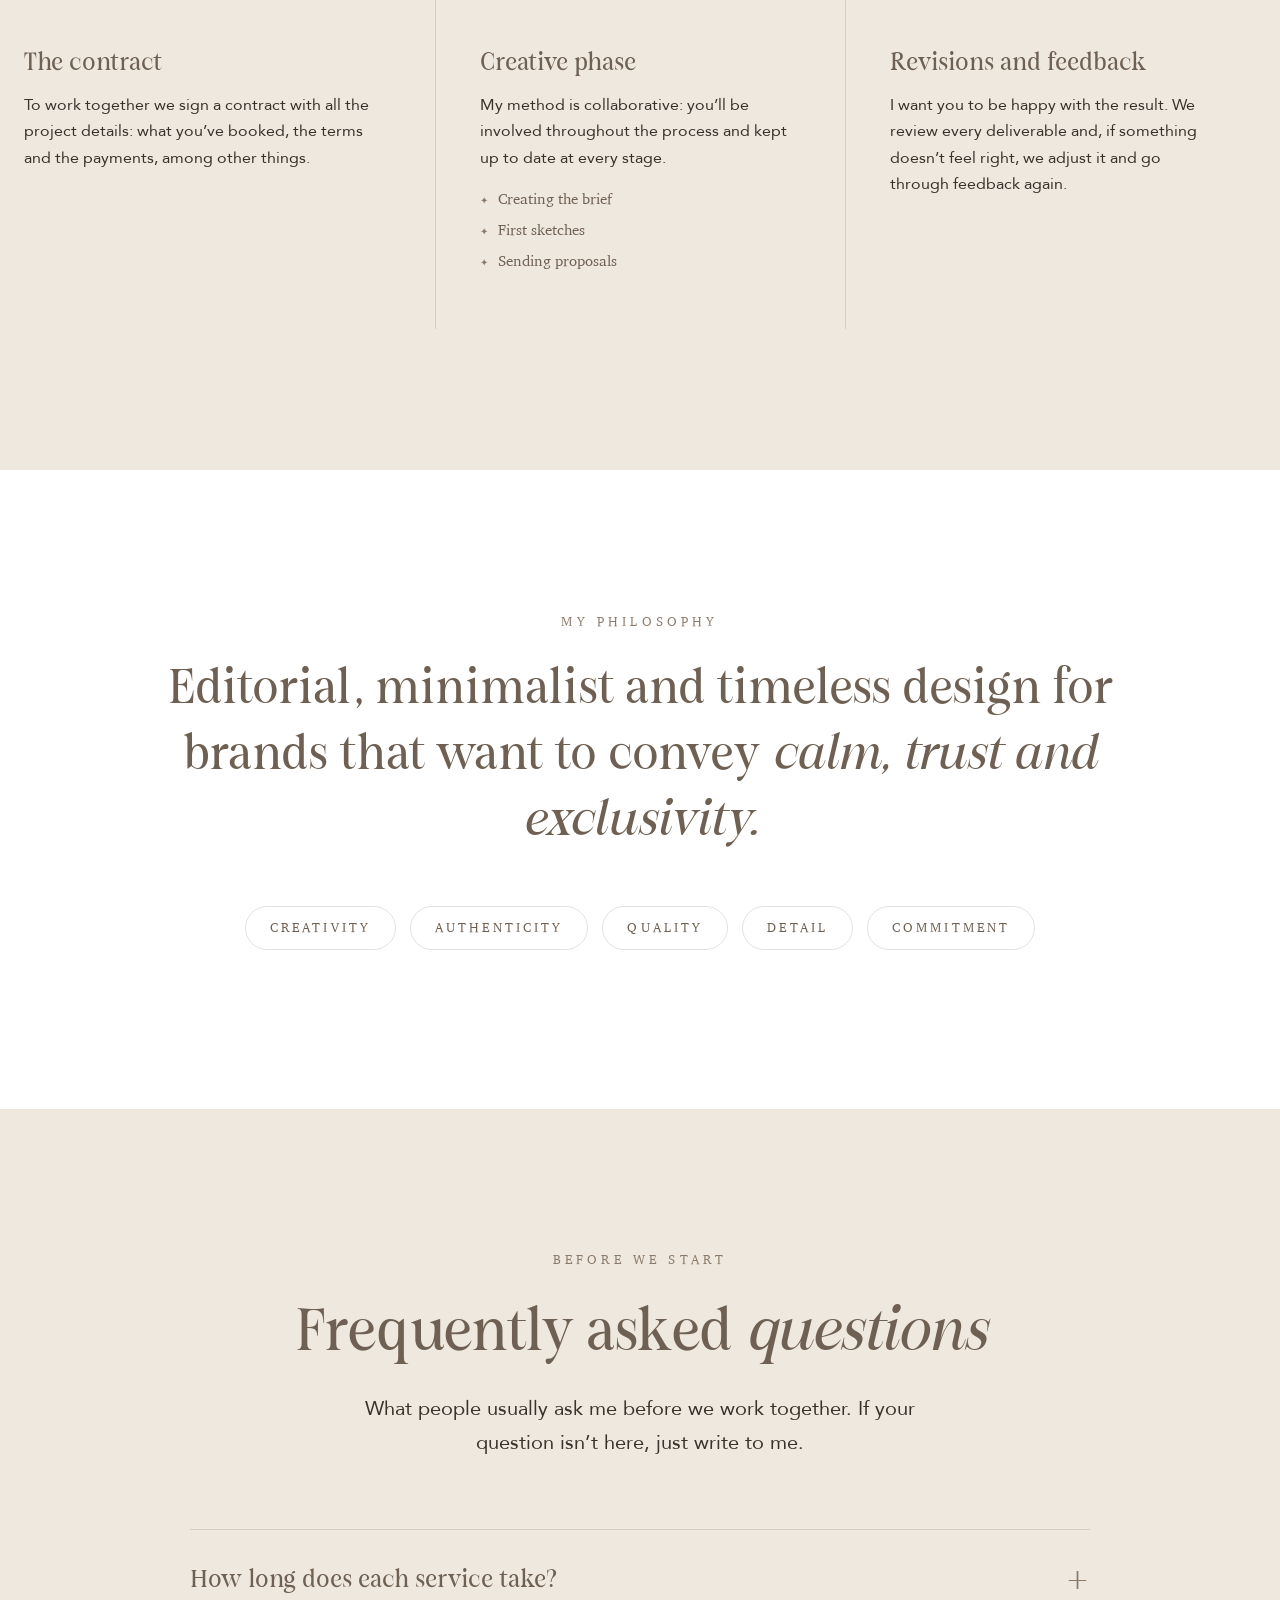
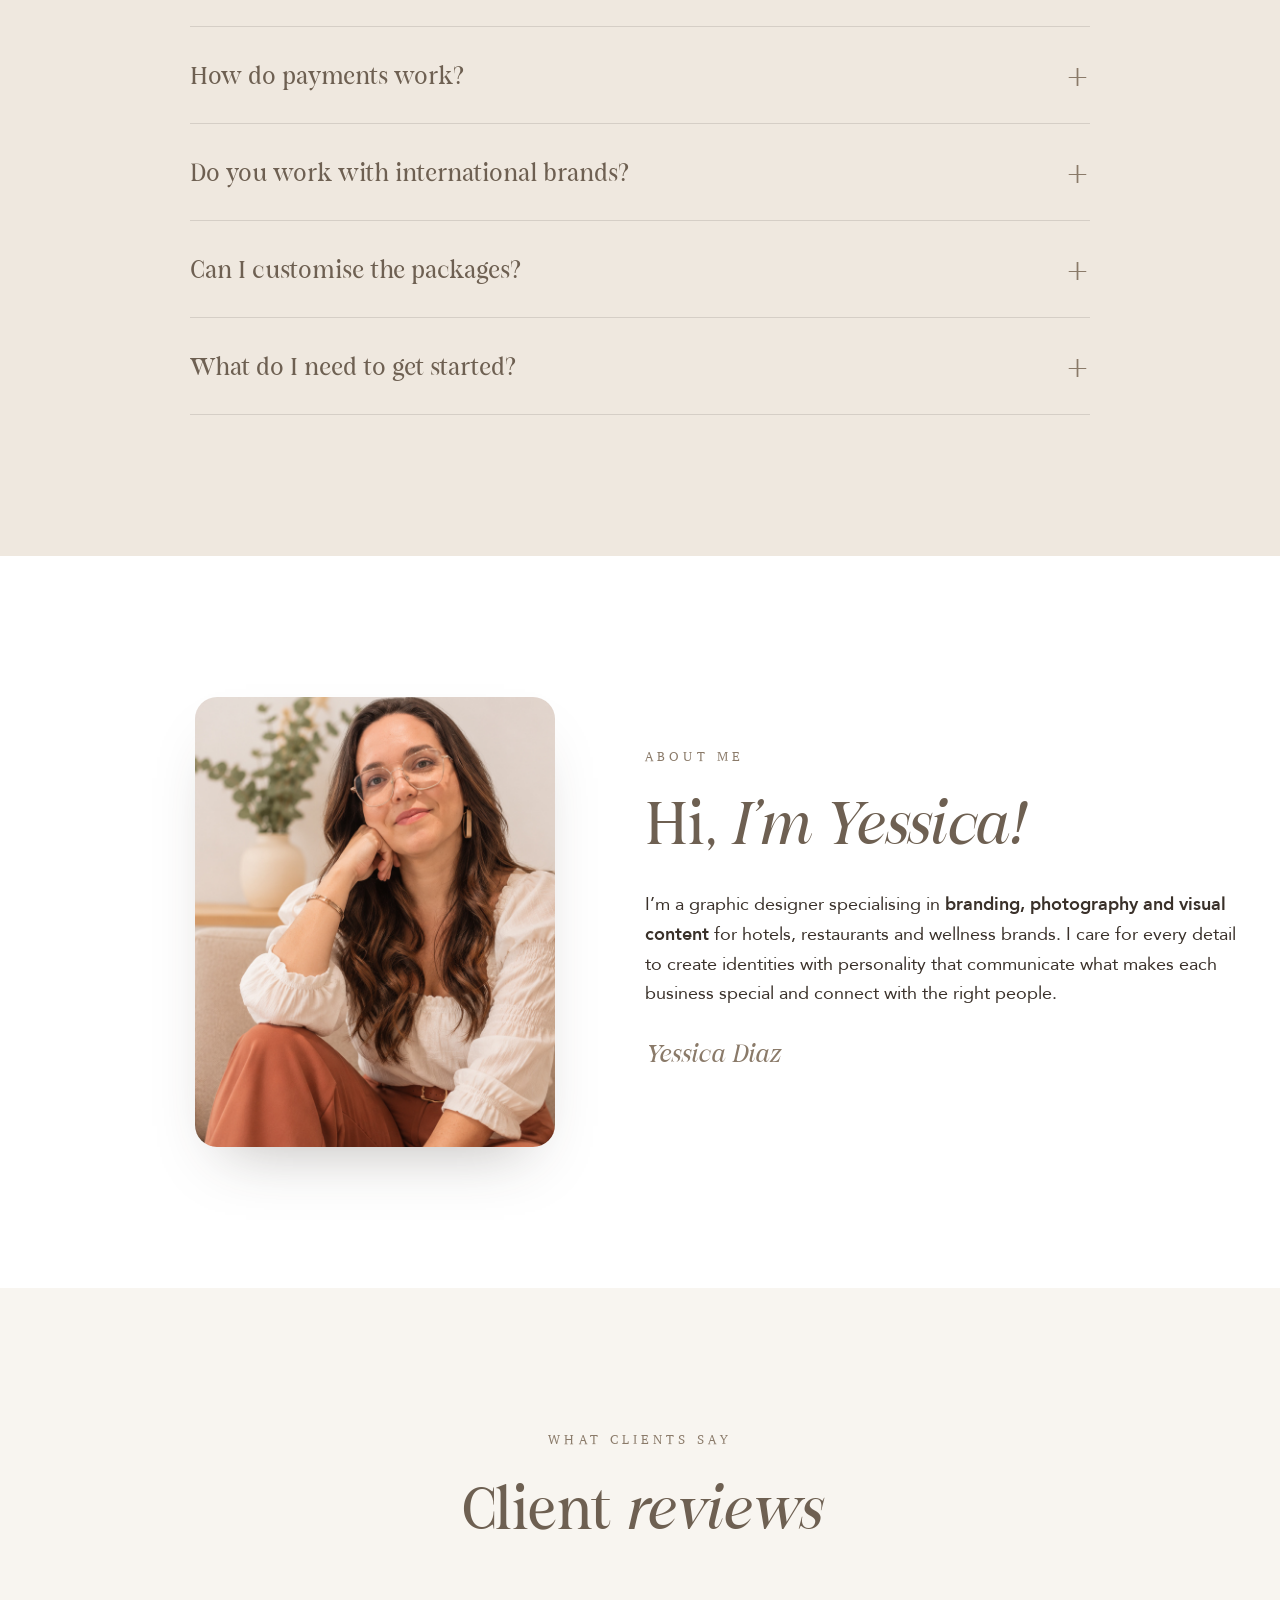
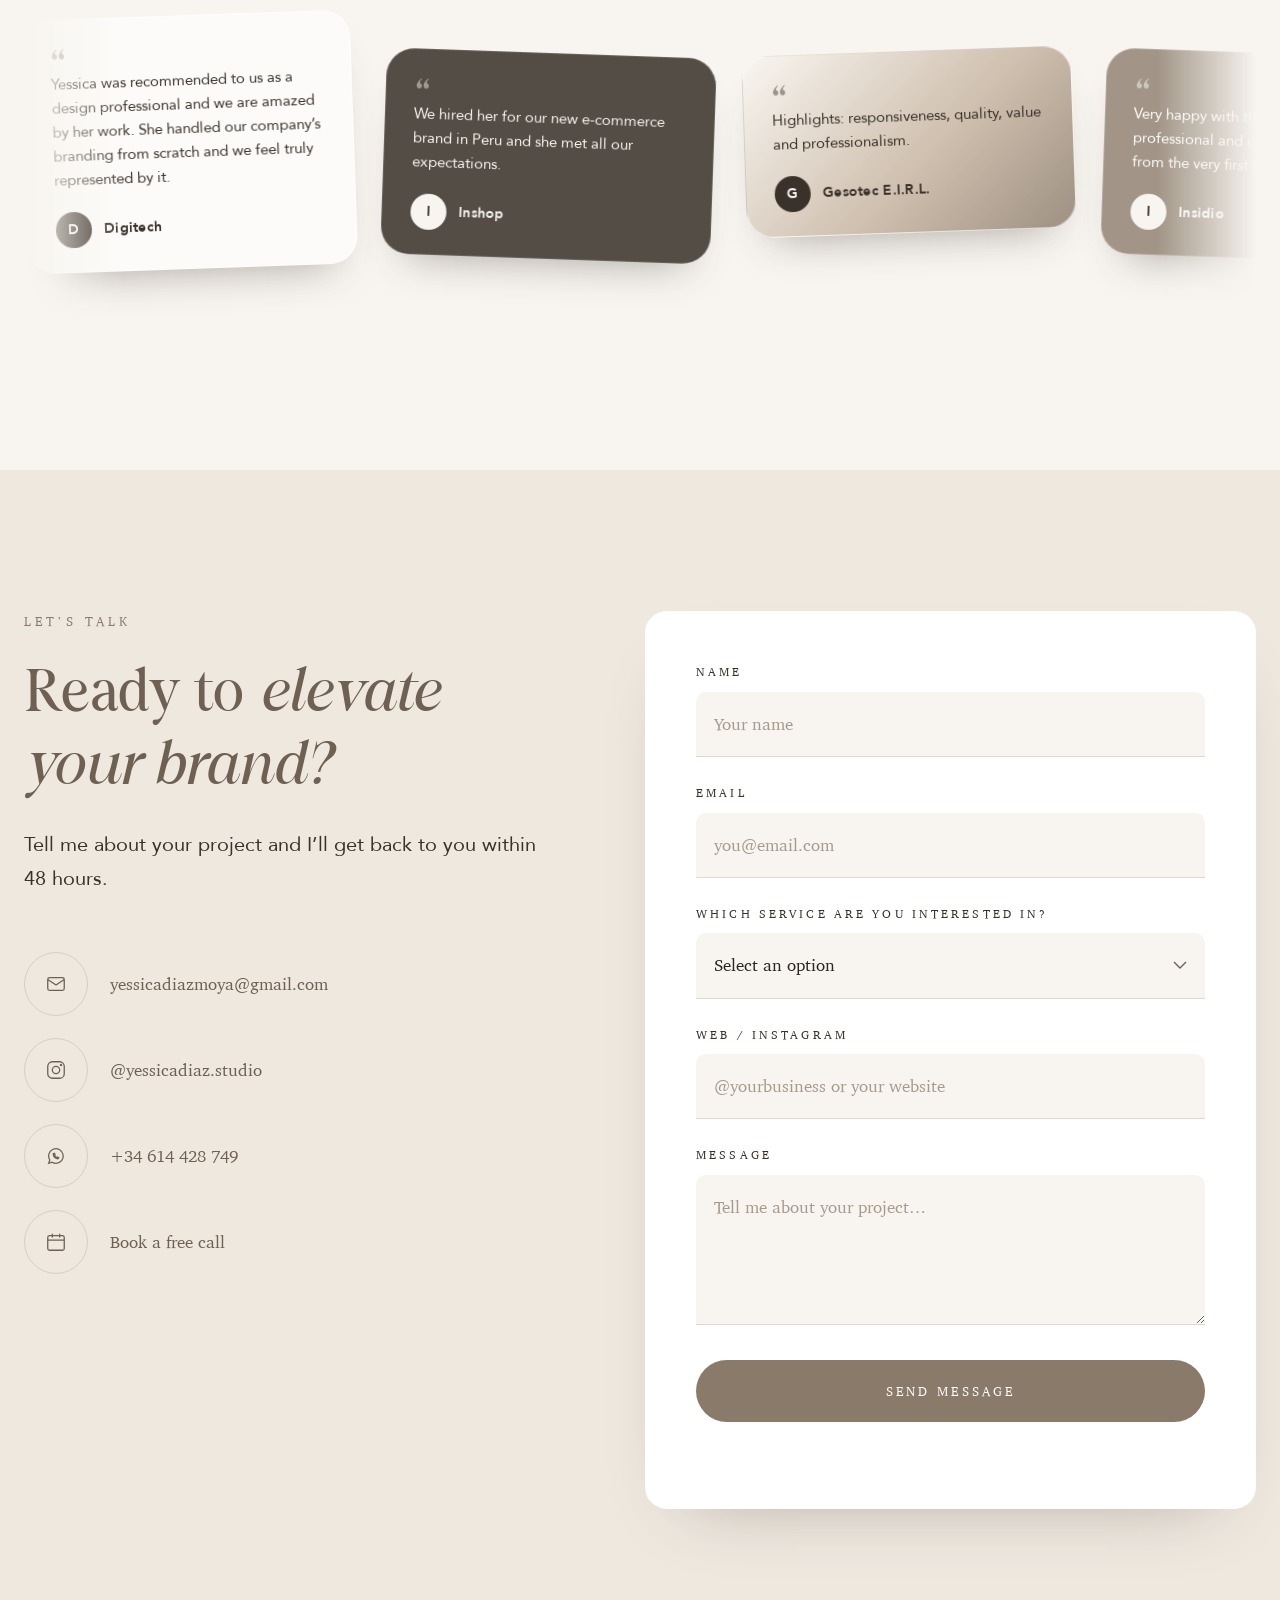
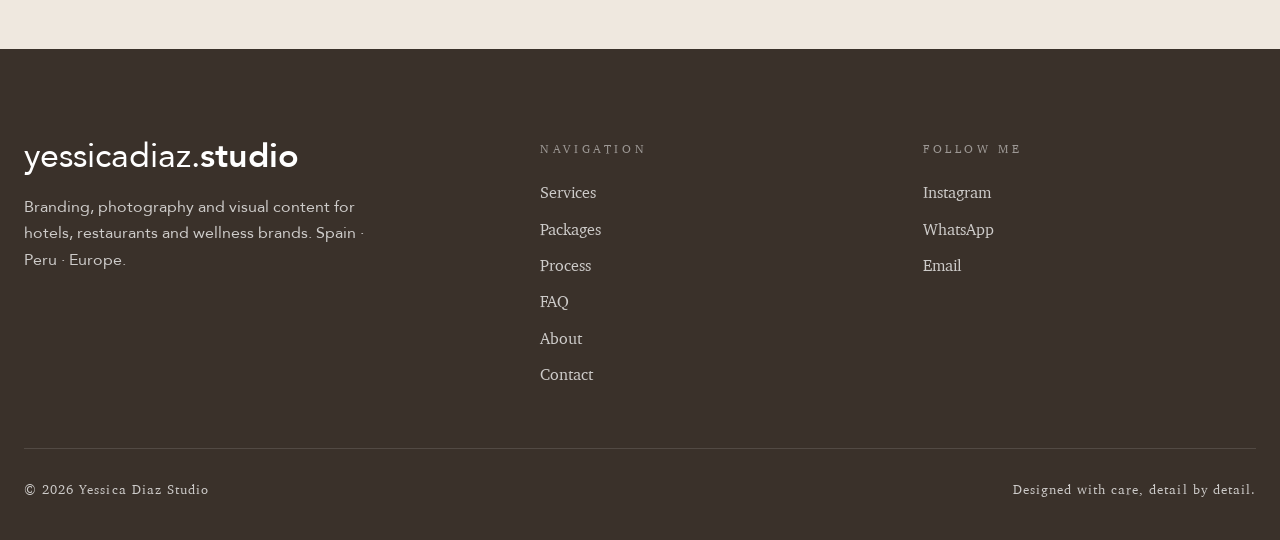
<file: en.html>
<!DOCTYPE html>
<html lang="en">
<head>
  <meta charset="UTF-8">
  <meta name="viewport" content="width=device-width, initial-scale=1.0">
  <title>Yessica Diaz Studio · Branding, photography and content for hotels, restaurants and wellness brands</title>
  <meta name="description" content="Visual identities, photography and strategic content for boutique hotels, restaurants and wellness brands that want to communicate their essence and elevate their image.">
  <link rel="alternate" hreflang="es" href="https://yessicadiazmoya.github.io/yessicadiaz-studio/">
  <link rel="alternate" hreflang="en" href="https://yessicadiazmoya.github.io/yessicadiaz-studio/en.html">
  <link rel="preload" href="FigoShiftz-Regular.woff2" as="font" type="font/woff2" crossorigin>
  <link rel="preload" href="FigoShiftz-Italic.woff2" as="font" type="font/woff2" crossorigin>
  <link rel="preload" href="portada.jpg" as="image">
  <link rel="stylesheet" href="styles.css?v=16">
</head>
<body>

  <!-- ============ NAVEGACIÓN ============ -->
  <header class="nav" id="nav">
    <div class="container nav__inner">
      <a href="#inicio" class="logo" aria-label="Yessica Diaz Studio">yessicadiaz.<b>studio</b></a>
      <button class="nav__toggle" id="navToggle" aria-label="Open menu" aria-expanded="false">
        <span></span><span></span>
      </button>
      <ul class="nav__links" id="navLinks">
        <li><a href="#servicios">Services</a></li>
        <li><a href="#paquetes">Packages</a></li>
        <li><a href="#proceso">Process</a></li>
        <li><a href="#sobre-mi">About</a></li>
        <li><a href="#contacto">Contact</a></li>
        <li><a href="https://calendly.com/yessicadiazmoya/reunion" class="btn btn--light" target="_blank" rel="noopener">Book a call</a></li>
        <li class="lang"><a href="index.html" lang="es" hreflang="es">ES</a><span aria-hidden="true">|</span><a href="en.html" class="is-active" lang="en" aria-current="page">EN</a></li>
      </ul>
    </div>
  </header>

  <!-- Botón flotante de WhatsApp -->
  <a href="https://wa.me/34614428749" class="wa-float" target="_blank" rel="noopener" aria-label="Message me on WhatsApp">
    <svg viewBox="0 0 24 24"><path d="M4 20l1.2-3.6A8 8 0 1112 20a8 8 0 01-4.2-1.2L4 20z"/><path d="M9 9.5c0 2.5 2 5 5 5.5l1-1.2-1.6-.8-.8.8c-1-.4-1.9-1.3-2.3-2.3l.8-.8-.8-1.6L9 9.5z"/></svg>
  </a>

  <!-- Flechas para subir y bajar -->
  <div class="scroll-nav" id="scrollNav">
    <button type="button" class="scroll-nav__btn" id="scrollUp" aria-label="Back to top"><svg viewBox="0 0 24 24"><path d="M6 14l6-6 6 6"/></svg></button>
    <button type="button" class="scroll-nav__btn" id="scrollDown" aria-label="Go to next section"><svg viewBox="0 0 24 24"><path d="M6 10l6 6 6-6"/></svg></button>
  </div>

  <!-- ============ HERO ============ -->
  <section class="hero" id="inicio">
    <div class="container hero__content">
      <p class="eyebrow">Branding · Photography · Content</p>
      <h1>Brands with identity <em>you can feel.</em></h1>
      <p>I create visual identities and strategic content for hotels, restaurants and wellness brands that want to communicate their essence and connect with people who value the details.</p>
      <div class="hero__ctas">
        <a href="#contacto" class="btn btn--light">Let’s begin <span class="arrow">→</span></a>
        <a href="#servicios" class="btn btn--ghost">View services</a>
      </div>
    </div>
    <span class="hero__scroll">Discover</span>
  </section>

  <!-- ============ MARQUESINA ============ -->
  <div class="marquee" aria-label="Who I work with">
    <p class="eyebrow">Design for those who care about every detail</p>
    <div class="marquee__track">
      <div class="marquee__item">
        <span>Boutique hotels</span><span class="marquee__star">✦</span>
        <span><i>Restaurants</i></span><span class="marquee__star">✦</span>
        <span>Wellness</span><span class="marquee__star">✦</span>
        <span><i>Charming stays</i></span><span class="marquee__star">✦</span>
        <span>Gastronomy</span><span class="marquee__star">✦</span>
        <span><i>Rebranding</i></span><span class="marquee__star">✦</span>
      </div>
      <div class="marquee__item" aria-hidden="true">
        <span>Boutique hotels</span><span class="marquee__star">✦</span>
        <span><i>Restaurants</i></span><span class="marquee__star">✦</span>
        <span>Wellness</span><span class="marquee__star">✦</span>
        <span><i>Charming stays</i></span><span class="marquee__star">✦</span>
        <span>Gastronomy</span><span class="marquee__star">✦</span>
        <span><i>Rebranding</i></span><span class="marquee__star">✦</span>
      </div>
    </div>
  </div>

  <!-- ============ PROBLEMAS / SOLUCIONES ============ -->
  <section class="section section--sand">
    <div class="container">
      <div class="section-head reveal">
        <div>
          <p class="eyebrow">How I help</p>
          <h2 class="display">If this sounds familiar, <em>there’s a solution</em></h2>
        </div>
        <p class="lead">Businesses with great products and services, but with visual communication that isn’t yet at their level.</p>
      </div>
      <div class="solutions">
        <div class="solution reveal"><span class="solution__n">01</span><span class="solution__problem">Your brand doesn’t come across as professional.</span><span class="solution__answer">A consistent, strategic visual identity.</span></div>
        <div class="solution reveal"><span class="solution__n">02</span><span class="solution__problem">You can’t stand out from your competitors.</span><span class="solution__answer">Branding with personality and visual positioning.</span></div>
        <div class="solution reveal"><span class="solution__n">03</span><span class="solution__problem">Your image doesn’t reflect the quality of your services.</span><span class="solution__answer">Art direction and professional photography.</span></div>
        <div class="solution reveal"><span class="solution__n">04</span><span class="solution__problem">Your social media isn’t engaging.</span><span class="solution__answer">Visual strategy and content creation.</span></div>
        <div class="solution reveal"><span class="solution__n">05</span><span class="solution__problem">Your brand feels outdated.</span><span class="solution__answer">Rebranding and a refreshed identity.</span></div>
        <div class="solution reveal"><span class="solution__n">06</span><span class="solution__problem">You’re just starting out and don’t know how to build your image.</span><span class="solution__answer">Creative support from concept to identity.</span></div>
      </div>
    </div>
  </section>

  <!-- ============ SERVICIOS ============ -->
  <section class="section section--white" id="servicios">
    <div class="container">
      <div class="section-head reveal">
        <div>
          <p class="eyebrow">Services</p>
          <h2 class="display">Everything your brand <em>needs to shine</em></h2>
        </div>
        <p class="lead">A complete vision: strategy, identity, web, photography and digital communication working together so your business looks as good as it feels.</p>
      </div>

      <div class="services">
        <article class="service reveal">
          <div class="service__num">01</div>
          <h3>Brand, branding &amp; social media audit</h3>
          <p class="service__intro">I analyse your digital presence to understand what connects, what doesn’t and how to stand out in your industry.</p>
          <ul>
            <li>PDF report on what works, what holds you back and what’s missing</li>
            <li>Improvement priorities ranked by impact</li>
            <li>Concrete recommendations on identity, content and communication</li>
            <li>A roadmap with next steps and, if you need it, a proposal to carry them out with me</li>
          </ul>
          <a href="#contacto" class="service__cta" data-servicio="Brand, branding &amp; social media audit">Book this service <span class="arrow">→</span></a>
        </article>
        <article class="service reveal">
          <div class="service__num">02</div>
          <h3>Branding · Visual identity</h3>
          <p class="service__intro">Brands created from scratch, and rebranding.</p>
          <ul>
            <li>Brand strategy and concept</li>
            <li>Visual identity and logo</li>
            <li>Colour palette and typography</li>
            <li>Brand guidelines</li>
            <li>Applications and mockups</li>
          </ul>
          <a href="#contacto" class="service__cta" data-servicio="Branding · Visual identity">Book this service <span class="arrow">→</span></a>
        </article>
        <article class="service reveal">
          <div class="service__num">03</div>
          <h3>Web design</h3>
          <p class="service__intro">Websites that bring your brand identity into the digital world.</p>
          <ul>
            <li>Website strategy and architecture (structure and user journey)</li>
            <li>Custom design aligned with your visual identity</li>
            <li>Responsive design, optimised for mobile</li>
            <li>Booking, menu, gallery, forms and map integration</li>
          </ul>
          <a href="#contacto" class="service__cta" data-servicio="Web design">Book this service <span class="arrow">→</span></a>
        </article>
        <article class="service reveal">
          <div class="service__num">04</div>
          <h3>Photography &amp; creative direction</h3>
          <p class="service__intro">Photography that captures the essence of each business.</p>
          <ul>
            <li>Food photography</li>
            <li>Hotel and interior photography</li>
            <li>Product photography</li>
            <li>Art direction and visual production</li>
          </ul>
          <a href="#contacto" class="service__cta" data-servicio="Photography &amp; creative direction">Book this service <span class="arrow">→</span></a>
        </article>
        <article class="service reveal">
          <div class="service__num">05</div>
          <h3>Social media &amp; content creation</h3>
          <p class="service__intro">Visual communication to connect with customers.</p>
          <ul>
            <li>Content strategy</li>
            <li>Post design and an aesthetic feed</li>
            <li>Video creation and editing for Reels and TikTok</li>
            <li>Persuasive copywriting (captions)</li>
            <li>Photography and audiovisual content</li>
            <li>Visual direction for social media</li>
          </ul>
          <a href="#paquetes" class="service__cta">View monthly packages <span class="arrow">→</span></a>
        </article>
      </div>
    </div>
  </section>

  <!-- ============ PAQUETES SOCIAL MEDIA ============ -->
  <section class="section" id="paquetes">
    <div class="container">
      <div class="center-head reveal">
        <p class="eyebrow">Social media &amp; content creation</p>
        <h2 class="display">Monthly <em>packages</em></h2>
        <p class="lead">Content with identity for hotels, gastronomy and wellness. Choose the level of support your brand needs.</p>
      </div>

      <div class="plans">
        <article class="plan reveal">
          <h3>Esencia</h3>
          <p class="plan__desc">Consistency with identity. For brands that already have an image and need an organised presence.</p>
          <ul>
            <li>Core content strategy and monthly calendar</li>
            <li>8 designed posts per month (carousels and posts) with copy</li>
            <li>Editable brand templates</li>
            <li>Use of the client’s own photos</li>
            <li>Short monthly report</li>
          </ul>
          <a href="#contacto" class="btn btn--outline" data-servicio="Esencia package (social media)">Request info</a>
        </article>
        <article class="plan plan--featured reveal">
          <span class="plan__badge">Most recommended</span>
          <h3>Alma</h3>
          <p class="plan__desc">Content with direction. For brands that want to grow and stand out.</p>
          <ul>
            <li>Everything in Esencia</li>
            <li>12 pieces per month, including 2 to 4 reels</li>
            <li>8 to 10 designed stories</li>
            <li>Art direction and a consistent visual line</li>
            <li>Mini photo or video session every quarter</li>
            <li>Monthly meeting and results analysis</li>
          </ul>
          <a href="#contacto" class="btn btn--light" data-servicio="Alma package (social media)">Request info</a>
        </article>
        <article class="plan reveal">
          <h3>Signature</h3>
          <p class="plan__desc">A brand in motion. For hotels and restaurants that want a carefully crafted presence from start to finish.</p>
          <ul>
            <li>Everything in Alma</li>
            <li>16 pieces per month, including 4 reels</li>
            <li>Weekly stories and seasonal campaigns</li>
            <li>Monthly on-site photo and video session</li>
            <li>Post scheduling</li>
            <li>Fortnightly meeting and ongoing creative direction</li>
          </ul>
          <a href="#contacto" class="btn btn--outline" data-servicio="Signature package (social media)">Request info</a>
        </article>
      </div>
      <p class="plans__note reveal">Minimum 3-month commitment · 2 rounds of revisions per piece</p>
    </div>
  </section>

  <!-- ============ PROCESO ============ -->
  <section class="section section--sand" id="proceso">
    <div class="container">
      <div class="center-head reveal">
        <p class="eyebrow">How we work</p>
        <h2 class="display"><em>My process</em></h2>
      </div>
      <ol class="steps">
        <li class="step reveal">
          <span class="step__n">01</span>
          <h3>We book a call</h3>
          <p>A free 30-minute call to talk about your project, understand your needs and find out how I can help you build your brand.</p>
          <a href="https://calendly.com/yessicadiazmoya/reunion" class="service__cta step__cta" target="_blank" rel="noopener">Book your call <span class="arrow">→</span></a>
        </li>
        <li class="step reveal">
          <span class="step__n">02</span>
          <h3>We choose the right package</h3>
          <p>I help you choose the service that best fits your brand’s needs and goals. Once chosen, we move on to the quote.</p>
        </li>
        <li class="step reveal">
          <span class="step__n">03</span>
          <h3>Tailored quote</h3>
          <p>With the information from the form, I prepare a tailored quote for your project. If you’re happy to work with me, we move on to the contract.</p>
        </li>
        <li class="step reveal">
          <span class="step__n">04</span>
          <h3>The contract</h3>
          <p>To work together we sign a contract with all the project details: what you’ve booked, the terms and the payments, among other things.</p>
        </li>
        <li class="step reveal">
          <span class="step__n">05</span>
          <h3>Creative phase</h3>
          <p>My method is collaborative: you’ll be involved throughout the process and kept up to date at every stage.</p>
          <ul class="step__list"><li>Creating the brief</li><li>First sketches</li><li>Sending proposals</li></ul>
        </li>
        <li class="step reveal">
          <span class="step__n">06</span>
          <h3>Revisions and feedback</h3>
          <p>I want you to be happy with the result. We review every deliverable and, if something doesn’t feel right, we adjust it and go through feedback again.</p>
        </li>
      </ol>
    </div>
  </section>

  <!-- ============ CITA / VALORES ============ -->
  <section class="section section--white quote">
    <div class="container reveal">
      <p class="eyebrow">My philosophy</p>
      <blockquote>Editorial, minimalist and timeless design for brands that want to convey <em>calm, trust and exclusivity.</em></blockquote>
      <ul class="quote__values">
        <li>Creativity</li><li>Authenticity</li><li>Quality</li><li>Detail</li><li>Commitment</li>
      </ul>
    </div>
  </section>

  <!-- ============ PREGUNTAS FRECUENTES ============ -->
  <section class="section section--sand" id="faq">
    <div class="container faq-wrap">
      <div class="center-head reveal">
        <p class="eyebrow">Before we start</p>
        <h2 class="display">Frequently asked <em>questions</em></h2>
        <p class="lead">What people usually ask me before we work together. If your question isn’t here, just write to me.</p>
      </div>
      <div class="faq reveal">
        <details>
          <summary>How long does each service take?</summary>
          <p>The audit is delivered in 5 to 7 working days. Visual identity and web projects are done in phases, with a fixed schedule from the start. Monthly content packages have a minimum commitment of 3 months.</p>
        </details>
        <details>
          <summary>How do payments work?</summary>
          <p>For one-off projects, 50% upfront and the rest on delivery. Monthly packages are paid in advance each month. Everything is set out in writing in the proposal.</p>
        </details>
        <details>
          <summary>Do you work with international brands?</summary>
          <p>Yes. I’m based in Spain and work remotely with brands from any country; I’ve also worked with clients in Latin America. For on-site photo sessions, we plan around the location.</p>
        </details>
        <details>
          <summary>Can I customise the packages?</summary>
          <p>Of course. The packages are a starting point: I can adjust the number of pieces, add photography or combine them to suit your business.</p>
        </details>
        <details>
          <summary>What do I need to get started?</summary>
          <p>A first conversation to get to know your business and goals, and commitment to the process. Before we start, I’ll send you a questionnaire to get to know your brand in depth.</p>
        </details>
      </div>
    </div>
  </section>

  <!-- ============ SOBRE MÍ ============ -->
  <section class="section section--white" id="sobre-mi">
    <div class="container about">
      <div class="about__photo reveal">
        <img src="yessica.jpg" alt="Portrait of Yessica Diaz, graphic designer and photographer" loading="lazy">
      </div>
      <div class="reveal">
        <p class="eyebrow">About me</p>
        <h2 class="display">Hi, <em>I’m Yessica!</em></h2>
        <p>I’m a graphic designer specialising in <strong>branding, photography and visual content</strong> for hotels, restaurants and wellness brands. I care for every detail to create identities with personality that communicate what makes each business special and connect with the right people.</p>
        <p class="about__sign">Yessica Diaz</p>
      </div>
    </div>
  </section>

  <!-- ============ OPINIONES ============ -->
  <section class="section section--reviews" id="opiniones">
    <div class="container">
      <div class="center-head reveal">
        <p class="eyebrow">What clients say</p>
        <h2 class="display">Client <em>reviews</em></h2>
      </div>
      <div class="reviews-marquee reveal" aria-label="Client reviews">
        <div class="reviews-track">
          <div class="reviews-group">
            <figure class="review review--light">
              <span class="review__mark" aria-hidden="true">“</span>
              <blockquote><p>Yessica was recommended to us as a design professional and we are amazed by her work. She handled our company’s branding from scratch and we feel truly represented by it.</p></blockquote>
              <figcaption><span class="review__avatar">D</span>Digitech</figcaption>
            </figure>
            <figure class="review review--dark">
              <span class="review__mark" aria-hidden="true">“</span>
              <blockquote><p>We hired her for our new e-commerce brand in Peru and she met all our expectations.</p></blockquote>
              <figcaption><span class="review__avatar">I</span>Inshop</figcaption>
            </figure>
            <figure class="review review--blend">
              <span class="review__mark" aria-hidden="true">“</span>
              <blockquote><p>Highlights: responsiveness, quality, value and professionalism.</p></blockquote>
              <figcaption><span class="review__avatar">G</span>Gesotec E.I.R.L.</figcaption>
            </figure>
            <figure class="review review--taupe">
              <span class="review__mark" aria-hidden="true">“</span>
              <blockquote><p>Very happy with the work. Yessica is professional and understood our ideas from the very first moment.</p></blockquote>
              <figcaption><span class="review__avatar">I</span>Insidio</figcaption>
            </figure>
            <figure class="review review--light">
              <span class="review__mark" aria-hidden="true">“</span>
              <blockquote><p>Hi! Above all, she is very kind and offers great prices. We have relied on her services ever since our company was founded.</p></blockquote>
              <figcaption><span class="review__avatar">I</span>Inmuebles Xpress</figcaption>
            </figure>
          </div>
          <div class="reviews-group" aria-hidden="true">
            <figure class="review review--light">
              <span class="review__mark" aria-hidden="true">“</span>
              <blockquote><p>Yessica was recommended to us as a design professional and we are amazed by her work. She handled our company’s branding from scratch and we feel truly represented by it.</p></blockquote>
              <figcaption><span class="review__avatar">D</span>Digitech</figcaption>
            </figure>
            <figure class="review review--dark">
              <span class="review__mark" aria-hidden="true">“</span>
              <blockquote><p>We hired her for our new e-commerce brand in Peru and she met all our expectations.</p></blockquote>
              <figcaption><span class="review__avatar">I</span>Inshop</figcaption>
            </figure>
            <figure class="review review--blend">
              <span class="review__mark" aria-hidden="true">“</span>
              <blockquote><p>Highlights: responsiveness, quality, value and professionalism.</p></blockquote>
              <figcaption><span class="review__avatar">G</span>Gesotec E.I.R.L.</figcaption>
            </figure>
            <figure class="review review--taupe">
              <span class="review__mark" aria-hidden="true">“</span>
              <blockquote><p>Very happy with the work. Yessica is professional and understood our ideas from the very first moment.</p></blockquote>
              <figcaption><span class="review__avatar">I</span>Insidio</figcaption>
            </figure>
            <figure class="review review--light">
              <span class="review__mark" aria-hidden="true">“</span>
              <blockquote><p>Hi! Above all, she is very kind and offers great prices. We have relied on her services ever since our company was founded.</p></blockquote>
              <figcaption><span class="review__avatar">I</span>Inmuebles Xpress</figcaption>
            </figure>
          </div>
        </div>
      </div>
    </div>
  </section>

  <!-- ============ CONTACTO ============ -->
  <section class="section section--sand" id="contacto">
    <div class="container contact">
      <div class="reveal">
        <p class="eyebrow">Let’s talk</p>
        <h2 class="display">Ready to <em>elevate your brand?</em></h2>
        <p class="lead">Tell me about your project and I’ll get back to you within 48 hours.</p>
        <ul class="contact__links">
          <li><a href="mailto:yessicadiazmoya@gmail.com">
            <span class="circle"><svg viewBox="0 0 24 24"><rect x="3" y="5" width="18" height="14" rx="2"/><path d="M3 7l9 6 9-6"/></svg></span>
            yessicadiazmoya@gmail.com</a></li>
          <li><a href="https://www.instagram.com/yessicadiaz.studio/" target="_blank" rel="noopener">
            <span class="circle"><svg viewBox="0 0 24 24"><rect x="3" y="3" width="18" height="18" rx="5"/><circle cx="12" cy="12" r="4"/><circle cx="17.5" cy="6.5" r=".6"/></svg></span>
            @yessicadiaz.studio</a></li>
          <li><a href="https://wa.me/34614428749" target="_blank" rel="noopener">
            <span class="circle"><svg viewBox="0 0 24 24"><path d="M4 20l1.2-3.6A8 8 0 1112 20a8 8 0 01-4.2-1.2L4 20z"/><path d="M9 9.5c0 2.5 2 5 5 5.5l1-1.2-1.6-.8-.8.8c-1-.4-1.9-1.3-2.3-2.3l.8-.8-.8-1.6L9 9.5z"/></svg></span>
            +34 614 428 749</a></li>
          <li><a href="https://calendly.com/yessicadiazmoya/reunion" target="_blank" rel="noopener">
            <span class="circle"><svg viewBox="0 0 24 24"><rect x="3" y="5" width="18" height="16" rx="2"/><path d="M3 10h18M8 3v4M16 3v4"/></svg></span>
            Book a free call</a></li>
        </ul>
      </div>

      <form class="form reveal" id="contactForm">
        <div class="field"><label for="nombre">Name</label><input id="nombre" name="nombre" type="text" placeholder="Your name" required></div>
        <div class="field"><label for="email">Email</label><input id="email" name="email" type="email" placeholder="you@email.com" required></div>
        <div class="field">
          <label for="servicio">Which service are you interested in?</label>
          <select id="servicio" name="servicio" required>
            <option value="" disabled selected>Select an option</option>
            <option>Brand, branding &amp; social media audit</option>
            <option>Branding · Visual identity</option>
            <option>Web design</option>
            <option>Photography &amp; creative direction</option>
            <option>Social media &amp; content creation</option>
            <option>Esencia package (social media)</option>
            <option>Alma package (social media)</option>
            <option>Signature package (social media)</option>
            <option>Not sure yet, I’d like advice</option>
          </select>
        </div>
        <div class="field"><label for="web">Web / Instagram</label><input id="web" name="web" type="text" placeholder="@yourbusiness or your website"></div>
        <div class="field"><label for="mensaje">Message</label><textarea id="mensaje" name="mensaje" placeholder="Tell me about your project…"></textarea></div>
        <!-- Campo trampa anti-spam: invisible para personas -->
        <div class="hp" aria-hidden="true" style="position:absolute;left:-9999px;width:1px;height:1px;overflow:hidden"><input type="text" name="empresa_web" tabindex="-1" autocomplete="off"></div>
        <button type="submit" class="btn btn--taupe" id="formBtn">Send message</button>
        <p class="form__note" id="formNote"></p>
      </form>
    </div>
  </section>

  <!-- ============ FOOTER ============ -->
  <footer class="footer">
    <div class="container">
      <div class="footer__top">
        <div>
          <a href="#inicio" class="logo" aria-label="Yessica Diaz Studio">yessicadiaz.<b>studio</b></a>
          <p class="footer__tag">Branding, photography and visual content for hotels, restaurants and wellness brands. Spain · Peru · Europe.</p>
        </div>
        <div>
          <h4>Navigation</h4>
          <ul><li><a href="#servicios">Services</a></li><li><a href="#paquetes">Packages</a></li><li><a href="#proceso">Process</a></li><li><a href="#faq">FAQ</a></li><li><a href="#sobre-mi">About</a></li><li><a href="#contacto">Contact</a></li></ul>
        </div>
        <div>
          <h4>Follow me</h4>
          <ul><li><a href="https://www.instagram.com/yessicadiaz.studio/" target="_blank" rel="noopener">Instagram</a></li><li><a href="https://wa.me/34614428749" target="_blank" rel="noopener">WhatsApp</a></li><li><a href="mailto:yessicadiazmoya@gmail.com">Email</a></li></ul>
        </div>
      </div>
      <div class="footer__bottom">
        <span>© <span id="year"></span> Yessica Diaz Studio</span>
        <span>Designed with care, detail by detail.</span>
      </div>
    </div>
  </footer>

  <script>
    // Navegación: fondo al hacer scroll + menú móvil
    const nav = document.getElementById('nav');
    const toggle = document.getElementById('navToggle');
    const onScroll = () => nav.classList.toggle('is-scrolled', window.scrollY > 40);
    window.addEventListener('scroll', onScroll, { passive: true }); onScroll();
    toggle.addEventListener('click', () => {
      const open = nav.classList.toggle('is-open');
      toggle.setAttribute('aria-expanded', open);
      document.body.style.overflow = open ? 'hidden' : '';
    });
    document.querySelectorAll('#navLinks a').forEach(a => a.addEventListener('click', () => {
      nav.classList.remove('is-open'); toggle.setAttribute('aria-expanded', false); document.body.style.overflow = '';
    }));

    // "Reservar" / "Solicitar info": preselecciona el servicio en el formulario
    document.querySelectorAll("[data-servicio]").forEach(a => a.addEventListener("click", () => {
      const sel = document.getElementById("servicio");
      if ([...sel.options].some(o => o.value === a.dataset.servicio)) sel.value = a.dataset.servicio;
    }));

    // Flechas: subir al inicio / bajar a la siguiente sección
    const upBtn = document.getElementById('scrollUp');
    const downBtn = document.getElementById('scrollDown');
    const secciones = [...document.querySelectorAll('section, footer')];
    const actualizarFlechas = () => {
      const y = window.scrollY;
      const fin = document.documentElement.scrollHeight - window.innerHeight;
      const hero = document.getElementById('inicio');
      document.getElementById('scrollNav').classList.toggle('is-on', y > hero.offsetHeight * 0.8);
      downBtn.classList.toggle('is-hidden', y > fin - 40);
    };
    window.addEventListener('scroll', actualizarFlechas, { passive: true }); actualizarFlechas();
    upBtn.addEventListener('click', () => window.scrollTo({ top: 0, behavior: 'smooth' }));
    downBtn.addEventListener('click', () => {
      const sig = secciones.find(s => s.getBoundingClientRect().top > 90);
      window.scrollTo({ top: sig ? sig.getBoundingClientRect().top + window.scrollY - 70 : document.documentElement.scrollHeight, behavior: 'smooth' });
    });

    // Aparición suave al hacer scroll
    const io = new IntersectionObserver(entries => entries.forEach(e => {
      if (e.isIntersecting) { e.target.classList.add('is-visible'); io.unobserve(e.target); }
    }), { threshold: 0.12 });
    document.querySelectorAll('.reveal').forEach(el => io.observe(el));


    // Formulario: envía los datos a Google (hoja "Contactos" + email a Yessica)
    const FORM_ENDPOINT = 'https://script.google.com/macros/s/AKfycbxHvqqEp6Lcuz48y5xBla8aqbtvdud8QzsiuAsh9SvNrTNu6ienfDfBl-28B6L3_0BJPQ/exec'; // URL de la aplicación web de Google Apps Script
    const form = document.getElementById('contactForm');
    const note = document.getElementById('formNote');
    const btn = document.getElementById('formBtn');

    form.addEventListener('submit', async e => {
      e.preventDefault();
      const datos = new URLSearchParams(new FormData(form));

      if (!FORM_ENDPOINT) { // respaldo: abre el correo si aún no hay conexión
        const body = `Nombre: ${form.nombre.value}\nEmail: ${form.email.value}\nServicio: ${form.servicio.value}\nWeb/Instagram: ${form.web.value}\n\n${form.mensaje.value}`;
        window.location.href = `mailto:yessicadiazmoya@gmail.com?subject=${encodeURIComponent('New project – ' + form.nombre.value)}&body=${encodeURIComponent(body)}`;
        return;
      }

      btn.disabled = true;
      btn.textContent = 'Sending…';
      note.textContent = '';
      try {
        await fetch(FORM_ENDPOINT, { method: 'POST', mode: 'no-cors', body: datos });
        form.reset();
        note.textContent = 'Thank you! I’ve received your message and will get back to you within 48 hours.';
      } catch (err) {
        note.textContent = 'Your message couldn’t be sent. Please email yessicadiazmoya@gmail.com or message me on WhatsApp.';
      } finally {
        btn.disabled = false;
        btn.textContent = 'Send message';
      }
    });

    document.getElementById('year').textContent = new Date().getFullYear();
  </script>
</body>
</html>
</file>
<file: styles.css>
/* ============ FUENTES ============ */
@font-face { font-family: "Figo Shiftz"; src: url("FigoShiftz-Regular.woff2") format("woff2"); font-weight: 400; font-style: normal; font-display: swap; }
@font-face { font-family: "Figo Shiftz"; src: url("FigoShiftz-Italic.woff2") format("woff2"); font-weight: 400; font-style: italic; font-display: swap; }
@font-face { font-family: "Charter"; src: url("Charter-Roman.ttf") format("truetype"); font-weight: 400; font-style: normal; font-display: swap; }
@font-face { font-family: "Charter"; src: url("Charter-Italic.ttf") format("truetype"); font-weight: 400; font-style: italic; font-display: swap; }
@font-face { font-family: "Charter"; src: url("Charter-Bold.ttf") format("truetype"); font-weight: 700; font-style: normal; font-display: swap; }
@font-face { font-family: "Avenir YD"; src: url("Avenir-Roman.ttf") format("truetype"); font-weight: 400; font-style: normal; font-display: swap; }
@font-face { font-family: "Avenir YD"; src: url("Avenir-Oblique.ttf") format("truetype"); font-weight: 400; font-style: italic; font-display: swap; }
@font-face { font-family: "Avenir YD"; src: url("Avenir-Medium.ttf") format("truetype"); font-weight: 500; font-style: normal; font-display: swap; }
@font-face { font-family: "Avenir YD"; src: url("Avenir-Heavy.ttf") format("truetype"); font-weight: 700; font-style: normal; font-display: swap; }

/* ============ COLORES ============ */
:root {
  --cream: #F8F5F0;
  --sand: #EFE8DF;
  --linen: #E4DACD;
  --taupe: #8A7A69;
  --taupe-dark: #6E6052;
  --espresso: #3A312A;
  --ink: #2B2420;
  --white: #FFFFFF;
  --line: rgba(58, 49, 42, .14);

  --serif-display: "Figo Shiftz", "Playfair Display", Georgia, serif;
  --serif-text: "Charter", Georgia, "Times New Roman", serif;
  --sans: "Avenir YD", "Avenir", "Avenir Next", "Helvetica Neue", Arial, sans-serif;

  --container: 1240px;
  --radius: 22px;
}

*, *::before, *::after { box-sizing: border-box; }
html { scroll-behavior: smooth; }
body {
  margin: 0;
  background: var(--cream);
  color: var(--espresso);
  font-family: var(--serif-text);
  font-size: 18px;
  line-height: 1.65;
  -webkit-font-smoothing: antialiased;
}
img { max-width: 100%; display: block; }
a { color: inherit; text-decoration: none; }

.container { width: min(var(--container), 100% - 48px); margin-inline: auto; }

/* ============ TIPOGRAFÍA ============ */
.eyebrow {
  font-family: var(--serif-text);
  font-size: 13px;
  letter-spacing: .32em;
  text-transform: uppercase;
  color: var(--taupe);
  margin: 0 0 22px;
}
.display {
  font-family: var(--serif-display);
  font-weight: 400;
  line-height: 1.02;
  letter-spacing: -.01em;
  margin: 0;
  color: var(--taupe-dark);
}
.display em { font-style: italic; }
h2.display { font-size: clamp(42px, 5.6vw, 78px); }
h3 { font-family: var(--serif-display); font-weight: 400; }
.lead { font-size: clamp(18px, 1.6vw, 21px); color: var(--espresso); max-width: 560px; }

/* ============ BOTONES ============ */
.btn {
  display: inline-flex; align-items: center; gap: 12px;
  padding: 17px 36px;
  border-radius: 999px;
  font-family: var(--serif-text);
  font-size: 13px;
  letter-spacing: .24em;
  text-transform: uppercase;
  border: 1px solid transparent;
  cursor: pointer;
  transition: background .3s, color .3s, border-color .3s, transform .3s;
}
.btn:hover { transform: translateY(-2px); }
.btn .arrow { transition: transform .3s; }
.btn:hover .arrow { transform: translateX(4px); }
.btn--taupe { background: var(--taupe); color: var(--white); }
.btn--taupe:hover { background: var(--taupe-dark); }
.btn--light { background: var(--white); color: var(--ink); }
.btn--ghost { border-color: rgba(255,255,255,.75); color: var(--white); }
.btn--ghost:hover { background: rgba(255,255,255,.12); }

/* ============ NAV ============ */
.nav {
  position: fixed; inset: 0 0 auto 0; z-index: 50;
  transition: background .35s, box-shadow .35s;
}
.nav__inner { display: flex; align-items: center; justify-content: space-between; height: 96px; transition: height .35s; }
.logo { font-family: var(--sans); font-weight: 400; font-size: 25px; letter-spacing: 0; color: var(--white); line-height: 1; white-space: nowrap; transition: color .35s; }
.logo b { font-weight: 700; }
.nav__links { display: flex; align-items: center; gap: 28px; list-style: none; margin: 0; padding: 0; }
.nav__links a:not(.btn) {
  font-size: 13px; letter-spacing: .2em; text-transform: uppercase; color: var(--white);
  position: relative; padding-bottom: 6px; transition: color .35s;
}
.nav__links a:not(.btn)::after {
  content: ""; position: absolute; left: 0; bottom: 0; height: 1px; width: 0; background: currentColor; transition: width .3s;
}
.nav__links a:not(.btn):hover::after { width: 100%; }
.nav .btn { padding: 13px 26px; }

/* Selector de idioma ES | EN */
.lang { display: flex; align-items: center; gap: 8px; }
.nav__links .lang a { font-size: 12px; letter-spacing: .14em; opacity: .65; transition: opacity .3s, color .35s; }
.nav__links .lang a.is-active, .nav__links .lang a:hover { opacity: 1; }
.nav__links .lang a.is-active::after { width: 100%; }
.lang span { font-size: 12px; color: var(--white); opacity: .5; transition: color .35s; }
.nav.is-scrolled .lang span { color: var(--espresso); }

/* ============ AVENIR: solo párrafos y menús ============ */
p:not(.eyebrow):not(.about__sign),
.solution__problem,
.nav__links a,
.nav__links .btn {
  font-family: var(--sans);
}
p:not(.eyebrow):not(.about__sign) { font-weight: 400; }
p strong { font-weight: 700; }
.nav__links a, .nav__links .btn { font-weight: 500; }

.nav.is-scrolled { background: rgba(255,255,255,.96); box-shadow: 0 1px 0 var(--line); -webkit-backdrop-filter: blur(8px); backdrop-filter: blur(8px); }
.nav.is-scrolled .nav__inner { height: 80px; }
.nav.is-scrolled .logo { color: var(--taupe-dark); }
.nav.is-scrolled .nav__links a:not(.btn) { color: var(--espresso); }
.nav.is-scrolled .btn--light { background: var(--taupe); color: var(--white); }

.nav__toggle { display: none; background: none; border: 0; cursor: pointer; padding: 8px; }
.nav__toggle span { display: block; width: 26px; height: 1px; background: var(--white); margin: 7px 0; transition: background .35s, transform .3s; }
.nav.is-scrolled .nav__toggle span { background: var(--espresso); }

/* ============ HERO ============ */
.hero {
  position: relative; min-height: 100vh; min-height: 100svh;
  display: grid; place-items: center; text-align: center;
  color: var(--white); overflow: hidden;
  background: #6E6052 url("portada.jpg") center / cover no-repeat;
}
/* velo cálido para que el texto blanco se lea sobre la foto */
.hero::before {
  content: ""; position: absolute; inset: 0; pointer-events: none;
  background:
    linear-gradient(180deg, rgba(43,36,32,.45) 0%, rgba(43,36,32,.30) 45%, rgba(43,36,32,.55) 100%);
}
.hero__content { position: relative; padding: 140px 0 100px; text-shadow: 0 2px 18px rgba(43,36,32,.35); }
.hero__content .btn { text-shadow: none; }
.hero .eyebrow { color: rgba(255,255,255,.9); letter-spacing: .5em; font-size: 14px; margin-bottom: 40px; }
.hero h1 {
  font-family: var(--serif-display); font-weight: 400;
  font-size: clamp(54px, 9.4vw, 150px);
  line-height: .98; margin: 0; letter-spacing: -.015em;
}
.hero h1 em { display: block; font-style: italic; }
.hero p { font-size: clamp(18px, 1.7vw, 23px); max-width: 700px; margin: 40px auto 52px; color: rgba(255,255,255,.92); }
.hero__ctas { display: flex; gap: 22px; justify-content: center; flex-wrap: wrap; }
.hero__scroll {
  position: absolute; bottom: 34px; left: 50%; transform: translateX(-50%);
  font-size: 11px; letter-spacing: .4em; text-transform: uppercase; color: rgba(255,255,255,.75);
}
.hero__scroll::after { content: ""; display: block; width: 1px; height: 44px; background: rgba(255,255,255,.6); margin: 12px auto 0; animation: drip 2.2s ease-in-out infinite; transform-origin: top; }
@media (max-height: 820px) { .hero__scroll { display: none; } }
@keyframes drip { 0%{transform:scaleY(0)} 50%{transform:scaleY(1)} 100%{transform:scaleY(0); transform-origin: bottom} }

/* ============ MARQUESINA ============ */
.marquee { background: var(--cream); border-bottom: 1px solid var(--line); padding: 70px 0; overflow: hidden; text-align: center; }
.marquee .eyebrow { margin-bottom: 40px; }
.marquee__track { display: flex; width: max-content; animation: scroll 38s linear infinite; }
.marquee__item { display: flex; align-items: center; gap: 56px; padding-right: 56px; font-family: var(--serif-display); font-size: clamp(28px, 3vw, 42px); color: #9C8F82; white-space: nowrap; }
.marquee__item i { font-style: italic; }
.marquee__star { font-family: var(--serif-text); font-size: 18px; color: var(--taupe); }
@keyframes scroll { to { transform: translateX(-50%); } }

/* ============ SECCIONES ============ */
section { scroll-margin-top: 80px; }
.section { padding: clamp(90px, 11vw, 150px) 0; }
.section--sand { background: var(--sand); }
.section--white { background: var(--white); }

/* Sobre mí */
.about { display: grid; grid-template-columns: 1fr 1.15fr; gap: clamp(40px, 7vw, 110px); align-items: center; }
.about__photo { position: relative; width: 100%; max-width: 360px; justify-self: end; }
.about__photo img { width: 100%; aspect-ratio: 4/5; object-fit: cover; border-radius: var(--radius); box-shadow: 0 30px 60px -30px rgba(58,49,42,.35); }
.about__badge {
  position: absolute; right: -28px; bottom: 40px;
  background: var(--white); border-radius: 18px; padding: 20px 26px;
  box-shadow: 0 20px 40px -20px rgba(58,49,42,.3);
  font-family: var(--serif-display); font-size: 22px; line-height: 1.15; color: var(--taupe-dark);
}
.about__badge small { display: block; font-family: var(--serif-text); font-size: 11px; letter-spacing: .28em; text-transform: uppercase; color: var(--taupe); margin-bottom: 6px; }
.about h2 { margin-bottom: 30px; }
.about p { margin: 0 0 20px; }
.about__sign { font-family: var(--serif-display); font-style: italic; font-size: 30px; color: var(--taupe); margin-top: 28px; }

/* Servicios */
.section-head { display: grid; grid-template-columns: 1fr 1fr; gap: 40px; align-items: end; margin-bottom: 70px; }
.section-head .lead { justify-self: end; }
.services { display: grid; grid-template-columns: repeat(6, 1fr); gap: 26px; }
.service { grid-column: span 2; }
.service:nth-child(4), .service:nth-child(5) { grid-column: span 3; }
.service {
  background: var(--cream); border-radius: var(--radius); padding: 44px 38px 40px;
  display: flex; flex-direction: column; border: 1px solid transparent;
  transition: transform .4s, box-shadow .4s, border-color .4s;
}
.service:hover { transform: translateY(-6px); box-shadow: 0 30px 60px -35px rgba(58,49,42,.35); border-color: var(--line); }
.service__num { font-family: var(--serif-display); font-style: italic; font-size: 64px; line-height: 1; color: var(--linen); margin-bottom: 26px; }
.service h3 { font-size: 32px; line-height: 1.1; margin: 0 0 12px; color: var(--taupe-dark); }
.service__intro { font-style: italic; color: var(--taupe); margin: 0 0 26px; }
.service ul { list-style: none; padding: 0; margin: 0; border-top: 1px solid var(--line); }
.service li { padding: 13px 0; border-bottom: 1px solid var(--line); font-family: var(--sans); font-size: 16px; display: flex; gap: 12px; }
.service li::before { content: "✦"; color: var(--taupe); font-size: 11px; line-height: 2.3; }
.service ul { margin-bottom: 34px; }
.service__cta {
  margin-top: auto; align-self: flex-start; display: inline-flex; gap: 10px; align-items: center;
  font-family: var(--serif-text); font-size: 12px; letter-spacing: .24em; text-transform: uppercase; color: var(--taupe-dark);
  padding-bottom: 6px; border-bottom: 1px solid var(--taupe);
}
.service__cta .arrow { transition: transform .3s; }
.service__cta:hover .arrow { transform: translateX(4px); }
.step__cta { margin-top: 18px; }

/* Cabecera centrada */
.center-head { text-align: center; max-width: 760px; margin: 0 auto 70px; }
.center-head .lead { margin: 26px auto 0; }

/* Paquetes mensuales */
.btn--outline { border-color: var(--taupe); color: var(--taupe-dark); background: transparent; }
.btn--outline:hover { background: var(--taupe); color: var(--white); }
.plans { display: grid; grid-template-columns: repeat(3, 1fr); gap: 26px; align-items: center; }
.plan {
  position: relative; background: var(--white); border: 1px solid var(--line); border-radius: var(--radius);
  padding: 48px 38px 40px; display: flex; flex-direction: column; height: 100%;
}
.plan h3 { font-size: 44px; line-height: 1; margin: 0 0 16px; color: var(--taupe-dark); }
.plan__desc { font-size: 16px; margin: 0 0 26px; padding-bottom: 26px; border-bottom: 1px solid var(--line); }
.plan ul { list-style: none; padding: 0; margin: 0 0 38px; display: grid; gap: 14px; }
.plan li { display: flex; gap: 14px; font-size: 16px; line-height: 1.45; }
.plan li::before { content: "\2713"; color: var(--taupe); flex: none; }
.plan .btn { margin-top: auto; justify-content: center; }
.plan--featured {
  background: var(--espresso); color: var(--cream); border-color: var(--espresso);
  padding-block: 64px 52px; box-shadow: 0 40px 70px -40px rgba(58,49,42,.6);
}
.plan--featured h3 { color: var(--white); }
.plan--featured .plan__desc { color: rgba(248,245,240,.85); border-color: rgba(255,255,255,.16); }
.plan--featured li::before { color: var(--linen); }
.plan__badge {
  position: absolute; top: 0; left: 50%; transform: translate(-50%, -50%); white-space: nowrap;
  background: var(--linen); color: var(--espresso); border-radius: 999px; padding: 9px 22px;
  font-family: var(--serif-text); font-size: 11px; letter-spacing: .26em; text-transform: uppercase;
}
.plans__note { text-align: center; font-size: 15px; color: var(--taupe); margin: 46px 0 0; }

/* Proceso */
.steps { list-style: none; padding: 0; margin: 0; display: grid; grid-template-columns: repeat(3, 1fr); }
.step { padding: 10px 44px 56px; border-left: 1px solid var(--line); }
.step:nth-child(3n+1) { border-left: 0; padding-left: 0; }
.step:nth-child(n+4) { padding-top: 56px; border-top: 1px solid var(--line); }
.step__n { display: block; font-family: var(--serif-display); font-size: clamp(64px, 6vw, 92px); line-height: 1; color: var(--espresso); margin-bottom: 28px; }
.step h3 { font-size: 30px; line-height: 1.1; margin: 0 0 14px; color: var(--taupe-dark); }
.step p { margin: 0; font-size: 16px; }
.step__list { list-style: none; padding: 0; margin: 16px 0 0; display: grid; gap: 6px; font-size: 15px; color: var(--taupe-dark); }
.step__list li::before { content: "\2726"; color: var(--taupe); font-size: 10px; margin-right: 10px; }

/* Preguntas frecuentes */
.faq { max-width: 900px; margin: 0 auto; border-top: 1px solid var(--line); }
.faq details { border-bottom: 1px solid var(--line); }
.faq summary {
  list-style: none; cursor: pointer; display: flex; justify-content: space-between; align-items: center; gap: 24px;
  padding: 30px 0; font-family: var(--serif-display); font-size: clamp(22px, 2.4vw, 30px); line-height: 1.2; color: var(--taupe-dark);
}
.faq summary::-webkit-details-marker { display: none; }
.faq summary::after { content: "+"; font-family: var(--serif-text); font-size: 30px; font-weight: 300; color: var(--taupe); line-height: 1; transition: transform .3s; flex: none; }
.faq details[open] summary::after { content: "\2212"; }
.faq details p { margin: 0; padding: 0 60px 32px 0; font-size: 17px; }

/* Sectores */
.sectors { display: grid; grid-template-columns: repeat(3, 1fr); gap: 26px; }
.sector {
  position: relative; border-radius: var(--radius); overflow: hidden; aspect-ratio: 3/4;
  display: flex; flex-direction: column; justify-content: flex-end; padding: 34px; color: var(--white);
}
.sector::before { content: ""; position: absolute; inset: 0; transition: transform .8s ease; }
.sector:hover::before { transform: scale(1.05); }
.sector--hotel::before { background: radial-gradient(circle at 30% 20%, #C9BBAA, transparent 60%), linear-gradient(170deg, #B4A493, #7E6E5E); }
.sector--food::before { background: radial-gradient(circle at 70% 25%, #D6C6B2, transparent 60%), linear-gradient(170deg, #A89886, #6E6052); }
.sector--well::before { background: radial-gradient(circle at 40% 30%, #E2D8CA, transparent 60%), linear-gradient(170deg, #BFB3A4, #8A7A69); }
.sector > * { position: relative; }
.sector__tag { font-size: 12px; letter-spacing: .3em; text-transform: uppercase; opacity: .85; margin-bottom: 10px; }
.sector h3 { font-size: clamp(34px, 3.4vw, 46px); line-height: 1; margin: 0 0 14px; }
.sector h3 em { font-style: italic; }
.sector p { margin: 0; font-size: 16px; opacity: .9; max-width: 300px; }

/* Problemas / soluciones */
.solutions { border-top: 1px solid var(--line); }
.solution {
  display: grid; grid-template-columns: 70px 1fr 1fr; gap: 30px; align-items: baseline;
  padding: 30px 0; border-bottom: 1px solid var(--line);
  transition: background .3s, padding .3s;
}
@media (hover: hover) {
  .solution:hover { background: rgba(255,255,255,.55); padding-inline: 20px; }
}
.solution__n { font-family: var(--serif-display); font-style: italic; font-size: 26px; color: var(--taupe); }
.solution__problem { font-size: 18px; color: var(--espresso); }
.solution__answer { font-family: var(--serif-display); font-size: 26px; line-height: 1.2; color: var(--taupe-dark); }

/* Opiniones (carrusel en movimiento) */
.section--reviews { position: relative; overflow: hidden; background: var(--cream); }
.section--reviews .container { position: relative; z-index: 1; }
.section--reviews .center-head { margin-bottom: 30px; }

.reviews-marquee {
  position: relative; z-index: 1; overflow: hidden; padding: 40px 0 60px;
  -webkit-mask-image: linear-gradient(90deg, transparent, #000 8%, #000 92%, transparent);
  mask-image: linear-gradient(90deg, transparent, #000 8%, #000 92%, transparent);
}
.reviews-track { display: flex; width: max-content; animation: scroll 55s linear infinite; }
.reviews-marquee:hover .reviews-track { animation-play-state: paused; }
.reviews-group { display: flex; align-items: center; gap: 30px; padding-right: 30px; }

.review {
  width: 330px; flex: none; margin: 0; position: relative;
  border-radius: 28px; padding: 28px 28px 24px;
  display: flex; flex-direction: column;
  -webkit-backdrop-filter: blur(14px) saturate(1.1); backdrop-filter: blur(14px) saturate(1.1);
  border: 1px solid rgba(255,255,255,.45);
  box-shadow: 0 24px 44px -26px rgba(58,49,42,.45);
  font-family: var(--sans);
  transition: transform .4s ease, box-shadow .4s;
}
.review:nth-child(odd) { transform: rotate(-2deg); }
.review:nth-child(even) { transform: rotate(2deg) translateY(14px); }
.review:hover { transform: rotate(0deg) translateY(-6px); box-shadow: 0 34px 56px -26px rgba(58,49,42,.55); }

.review--light { background: rgba(255,255,255,.62); color: var(--espresso); }
.review--dark  { background: rgba(58,49,42,.86); color: var(--cream); border-color: rgba(255,255,255,.12); }
.review--blend { background: linear-gradient(135deg, rgba(248,245,240,.75) 0%, rgba(196,178,158,.78) 55%, rgba(138,122,105,.82) 100%); color: var(--espresso); }
.review--taupe { background: rgba(138,122,105,.78); color: var(--white); border-color: rgba(255,255,255,.2); }

.review__mark { font-family: var(--serif-display); font-size: 60px; line-height: .7; height: 24px; opacity: .45; }
.review blockquote { margin: 0 0 20px; }
.review blockquote p { margin: 0; font-size: 15px; line-height: 1.6; color: inherit; }
.review figcaption { margin-top: auto; display: flex; align-items: center; gap: 12px; font-family: var(--sans); font-weight: 700; font-size: 14px; letter-spacing: .02em; }
.review__avatar {
  width: 36px; height: 36px; border-radius: 50%; flex: none; display: grid; place-items: center;
  font-family: var(--sans); font-weight: 700; font-size: 14px;
  background: var(--espresso); color: var(--cream);
}
.review--dark .review__avatar, .review--taupe .review__avatar { background: var(--cream); color: var(--espresso); }

/* Valores (cita) */
.quote { text-align: center; }
.quote blockquote {
  font-family: var(--serif-display); font-size: clamp(34px, 4.6vw, 64px); line-height: 1.12; color: var(--taupe-dark);
  margin: 0 auto; max-width: 1000px;
}
.quote blockquote em { font-style: italic; }
.quote__values { display: flex; justify-content: center; flex-wrap: wrap; gap: 14px; margin-top: 54px; list-style: none; padding: 0; }
.quote__values li { border: 1px solid var(--line); border-radius: 999px; padding: 10px 24px; font-size: 13px; letter-spacing: .24em; text-transform: uppercase; color: var(--taupe-dark); }

/* CTA */
.cta { display: grid; grid-template-columns: 1fr 1.1fr; gap: clamp(40px, 7vw, 110px); align-items: center; }
.cta__visual {
  aspect-ratio: 4/5; border-radius: var(--radius); position: relative; overflow: hidden;
  background: linear-gradient(165deg, #FFFFFF 0%, #EDE5DA 60%, #DCCFBF 100%);
  display: grid; place-items: center; box-shadow: 0 30px 60px -30px rgba(58,49,42,.35);
}
.cta__visual span { font-family: var(--serif-display); font-style: italic; font-size: clamp(90px, 12vw, 170px); color: var(--taupe); line-height: 1; }
.cta__visual small { position: absolute; bottom: 30px; font-size: 12px; letter-spacing: .4em; text-transform: uppercase; color: var(--taupe); }
.cta h2 { margin-bottom: 28px; }
.cta .lead { margin: 0 0 40px; }

/* Contacto */
.contact { display: grid; grid-template-columns: 1fr 1.15fr; gap: clamp(40px, 7vw, 110px); }
.contact h2 { margin-bottom: 28px; }
.contact__links { list-style: none; padding: 0; margin: 56px 0 0; display: grid; gap: 22px; }
.contact__links a { display: flex; align-items: center; gap: 22px; color: var(--taupe-dark); font-size: 17px; }
.contact__links .circle { width: 64px; height: 64px; border-radius: 50%; border: 1px solid var(--line); display: grid; place-items: center; transition: background .3s, border-color .3s; }
.contact__links a:hover .circle { background: var(--white); border-color: var(--taupe); }
.contact__links svg { width: 22px; height: 22px; stroke: var(--taupe-dark); fill: none; stroke-width: 1.4; }

.form { background: var(--white); border-radius: var(--radius); padding: clamp(32px, 4vw, 56px); box-shadow: 0 30px 70px -45px rgba(58,49,42,.4); }
.field { margin-bottom: 26px; }
.field label { display: block; font-size: 12px; letter-spacing: .26em; text-transform: uppercase; color: var(--espresso); margin-bottom: 10px; }
.field input, .field select, .field textarea {
  width: 100%; border: 0; border-bottom: 1px solid var(--line); background: var(--cream);
  padding: 18px 18px; font: inherit; font-size: 17px; color: var(--ink); border-radius: 10px 10px 0 0;
  transition: border-color .3s, background .3s; appearance: none;
}
.field select { background-image: url("data:image/svg+xml,%3Csvg xmlns='http://www.w3.org/2000/svg' width='14' height='9' fill='none' stroke='%236E6052' stroke-width='1.4'%3E%3Cpath d='M1 1l6 6 6-6'/%3E%3C/svg%3E"); background-repeat: no-repeat; background-position: right 18px center; }
.field textarea { min-height: 150px; resize: vertical; }
.field input:focus, .field select:focus, .field textarea:focus { outline: none; border-color: var(--taupe); background: var(--sand); }
.field ::placeholder { color: #A69A8E; }
.hp { position: absolute; left: -9999px; width: 1px; height: 1px; overflow: hidden; }
.form .btn:disabled { opacity: .6; cursor: wait; transform: none; }
.form .btn { width: 100%; justify-content: center; padding: 22px; }
.form__note { text-align: center; font-size: 14px; color: var(--taupe); margin: 16px 0 0; min-height: 1.4em; }

/* Footer */
.footer { background: var(--espresso); color: rgba(255,255,255,.75); padding: 90px 0 40px; }
.footer__top { display: grid; grid-template-columns: 1.4fr 1fr 1fr; gap: 50px; padding-bottom: 60px; border-bottom: 1px solid rgba(255,255,255,.12); }
.footer .logo { font-size: 34px; color: var(--white); }
.footer__tag { margin: 18px 0 0; max-width: 360px; font-size: 16px; }
.footer h4 { font-family: var(--serif-text); font-weight: 400; font-size: 12px; letter-spacing: .3em; text-transform: uppercase; color: rgba(255,255,255,.5); margin: 0 0 20px; }
.footer ul { list-style: none; margin: 0; padding: 0; display: grid; gap: 10px; font-size: 16px; }
.footer a:hover { color: var(--white); }
.footer__bottom { display: flex; justify-content: space-between; flex-wrap: wrap; gap: 12px; padding-top: 30px; font-size: 13px; letter-spacing: .08em; }

/* ============ BOTÓN FLOTANTE WHATSAPP ============ */
.wa-float {
  position: fixed; right: 22px; bottom: 22px; z-index: 40;
  width: 58px; height: 58px; border-radius: 50%;
  background: var(--taupe); color: var(--white);
  display: grid; place-items: center;
  box-shadow: 0 14px 30px -10px rgba(58,49,42,.5);
  transition: transform .3s, background .3s, opacity .3s;
}
.wa-float:hover { transform: translateY(-3px); background: var(--taupe-dark); }
.wa-float svg { width: 26px; height: 26px; stroke: currentColor; fill: none; stroke-width: 1.5; }
.nav.is-open ~ .wa-float { opacity: 0; pointer-events: none; }

/* ============ FLECHAS SUBIR / BAJAR (discretas) ============ */
.scroll-nav {
  position: fixed; right: 14px; top: 50%; z-index: 40;
  display: flex; flex-direction: column; gap: 2px; padding: 3px;
  background: rgba(255,255,255,.28); -webkit-backdrop-filter: blur(8px); backdrop-filter: blur(8px);
  border: 1px solid rgba(255,255,255,.4); border-radius: 999px;
  opacity: 0; pointer-events: none; transform: translate(10px, -50%);
  transition: opacity .4s, transform .4s, background .3s;
}
.scroll-nav.is-on { opacity: .6; pointer-events: auto; transform: translate(0, -50%); }
.scroll-nav.is-on:hover { opacity: 1; background: rgba(255,255,255,.6); }
.scroll-nav__btn {
  width: 24px; height: 24px; border-radius: 50%; border: 0; padding: 0; cursor: pointer;
  background: transparent; color: var(--espresso); display: grid; place-items: center;
  transition: background .3s, color .3s, opacity .3s, height .3s;
}
.scroll-nav__btn:hover { background: var(--taupe); color: var(--white); }
.scroll-nav__btn svg { width: 13px; height: 13px; stroke: currentColor; fill: none; stroke-width: 1.8; stroke-linecap: round; stroke-linejoin: round; }
.scroll-nav__btn.is-hidden { opacity: 0; height: 0; pointer-events: none; }
.nav.is-open ~ .scroll-nav { opacity: 0; pointer-events: none; }

/* ============ ANIMACIÓN DE ENTRADA ============ */
.reveal { opacity: 0; transform: translateY(30px); transition: opacity 1s ease, transform 1s ease; }
.reveal.is-visible { opacity: 1; transform: none; }
@media (prefers-reduced-motion: reduce) {
  .reveal { opacity: 1; transform: none; transition: none; }
  .marquee__track, .hero__scroll::after { animation: none; }
  .reviews-track { animation: none; }
  .reviews-marquee { overflow-x: auto; }
}

/* ============ RESPONSIVE ============ */
@media (max-width: 1080px) {
  .services, .sectors { grid-template-columns: 1fr 1fr; }
  .service, .service:nth-child(4), .service:nth-child(5) { grid-column: auto; }
  .plans { grid-template-columns: 1fr; max-width: 560px; margin: 0 auto; gap: 44px; }
  .steps { grid-template-columns: 1fr 1fr; }
  .step, .step:nth-child(n) { padding: 44px 36px 44px 0; border-left: 0; border-top: 1px solid var(--line); }
  .step:nth-child(even) { padding: 44px 0 44px 36px; border-left: 1px solid var(--line); }
  .service:last-child, .sector:last-child { grid-column: 1 / -1; }
  .sector:last-child { aspect-ratio: 16/9; }
}
@media (max-width: 1180px) {
  .nav__toggle { display: block; }
  .nav__links {
    position: fixed; inset: 0; height: 100vh; height: 100dvh;
    background: rgba(248, 245, 240, .72);
    -webkit-backdrop-filter: blur(8px); backdrop-filter: blur(8px);
    flex-direction: column; justify-content: center; gap: 30px;
    opacity: 0; pointer-events: none; transition: opacity .35s;
  }
  /* Con el menú abierto, la barra no debe encerrar al menú (el desenfoque lo impedía) */
  .nav.is-open, .nav.is-open.is-scrolled {
    background: transparent; box-shadow: none;
    -webkit-backdrop-filter: none; backdrop-filter: none;
  }
  .nav__links a:not(.btn) { color: var(--espresso) !important; font-size: 15px; }
  .lang span { color: var(--espresso); }
  .nav.is-open .nav__links { opacity: 1; pointer-events: auto; }
  .nav.is-open .logo { color: var(--taupe-dark); position: relative; z-index: 2; }
  .nav.is-open .nav__toggle { position: relative; z-index: 2; }
  .nav.is-open .nav__toggle span { background: var(--espresso); }
  .nav.is-open .nav__toggle span:first-child { transform: translateY(4px) rotate(45deg); }
  .nav.is-open .nav__toggle span:last-child { transform: translateY(-4px) rotate(-45deg); }
  .nav .btn--light { background: var(--taupe); color: var(--white); }
}

@media (max-width: 900px) {

  .about, .cta, .contact, .section-head { grid-template-columns: 1fr; }
  .section-head .lead { justify-self: start; }
  .about__badge { right: 16px; }
  .about__photo { justify-self: start; max-width: 300px; }
  .solution { grid-template-columns: 50px 1fr; }
  .solution__answer { grid-column: 2; font-size: 22px; }
  .footer__top { grid-template-columns: 1fr 1fr; }
  .footer__top > :first-child { grid-column: 1 / -1; }
}
@media (max-width: 640px) {
  body { font-size: 17px; }
  .container { width: calc(100% - 40px); }
  .section { padding: 76px 0; }
  .section-head { gap: 20px; margin-bottom: 44px; }
  .eyebrow { font-size: 12px; letter-spacing: .26em; margin-bottom: 16px; }
  h2.display { font-size: clamp(36px, 10.5vw, 46px); }
  .nav__inner { height: 76px; }
  .nav__links a:not(.btn) { font-size: 17px; letter-spacing: .28em; text-transform: uppercase; }
  .nav__links a:not(.btn)::after { display: none; }
  .hero__content { padding: 120px 0 80px; }
  .hero p { margin: 28px auto 38px; }
  .marquee { padding: 50px 0; }
  .about__badge { right: 12px; bottom: 16px; padding: 14px 18px; font-size: 18px; }
  .service { padding: 34px 26px 30px; }
  .service__num { font-size: 52px; margin-bottom: 18px; }
  .service h3 { font-size: 28px; }
  .sector { padding: 26px; aspect-ratio: 4/5 !important; }
  .solution { gap: 4px 16px; padding: 24px 0; grid-template-columns: 40px 1fr; }
  .solution__n { font-size: 22px; }
  .quote__values li { padding: 9px 18px; font-size: 12px; }
  .cta__visual { aspect-ratio: 4/3; }
  .contact__links { margin-top: 36px; }
  .contact__links a { font-size: 16px; gap: 16px; word-break: break-all; }
  .contact__links .circle { width: 54px; height: 54px; flex: none; }
  .form { padding: 28px 20px; }
  .field input, .field select, .field textarea { font-size: 16px; padding: 16px; }
  .footer { padding: 64px 0 90px; }
  .footer .logo { font-size: 28px; }
  .wa-float { right: 16px; bottom: 16px; width: 54px; height: 54px; }
  .scroll-nav { right: 3px; padding: 2px; }
  .scroll-nav__btn { width: 22px; height: 22px; }
  .services, .sectors { grid-template-columns: 1fr; }
  .review { width: 270px; padding: 24px 22px 20px; }
  .reviews-group { gap: 20px; padding-right: 20px; }
  .reviews-track { animation-duration: 45s; }
  .steps { grid-template-columns: 1fr; }
  .step, .step:nth-child(n) { padding: 34px 0; border-left: 0; }
  .step__n { font-size: 60px; margin-bottom: 16px; }
  .step h3 { font-size: 26px; }
  .plan { padding: 40px 26px 32px; }
  .plan--featured { padding-block: 52px 40px; }
  .plan h3 { font-size: 38px; }
  .center-head { margin-bottom: 44px; }
  .faq summary { padding: 24px 0; }
  .faq details p { padding-right: 0; font-size: 16px; }
  .sector:last-child { aspect-ratio: 3/4; }
  .hero .eyebrow { letter-spacing: .3em; font-size: 12px; }
  .hero__ctas .btn { width: 100%; justify-content: center; }
  .logo { font-size: 21px; }
  .marquee__item { gap: 32px; padding-right: 32px; }
}
</file>
